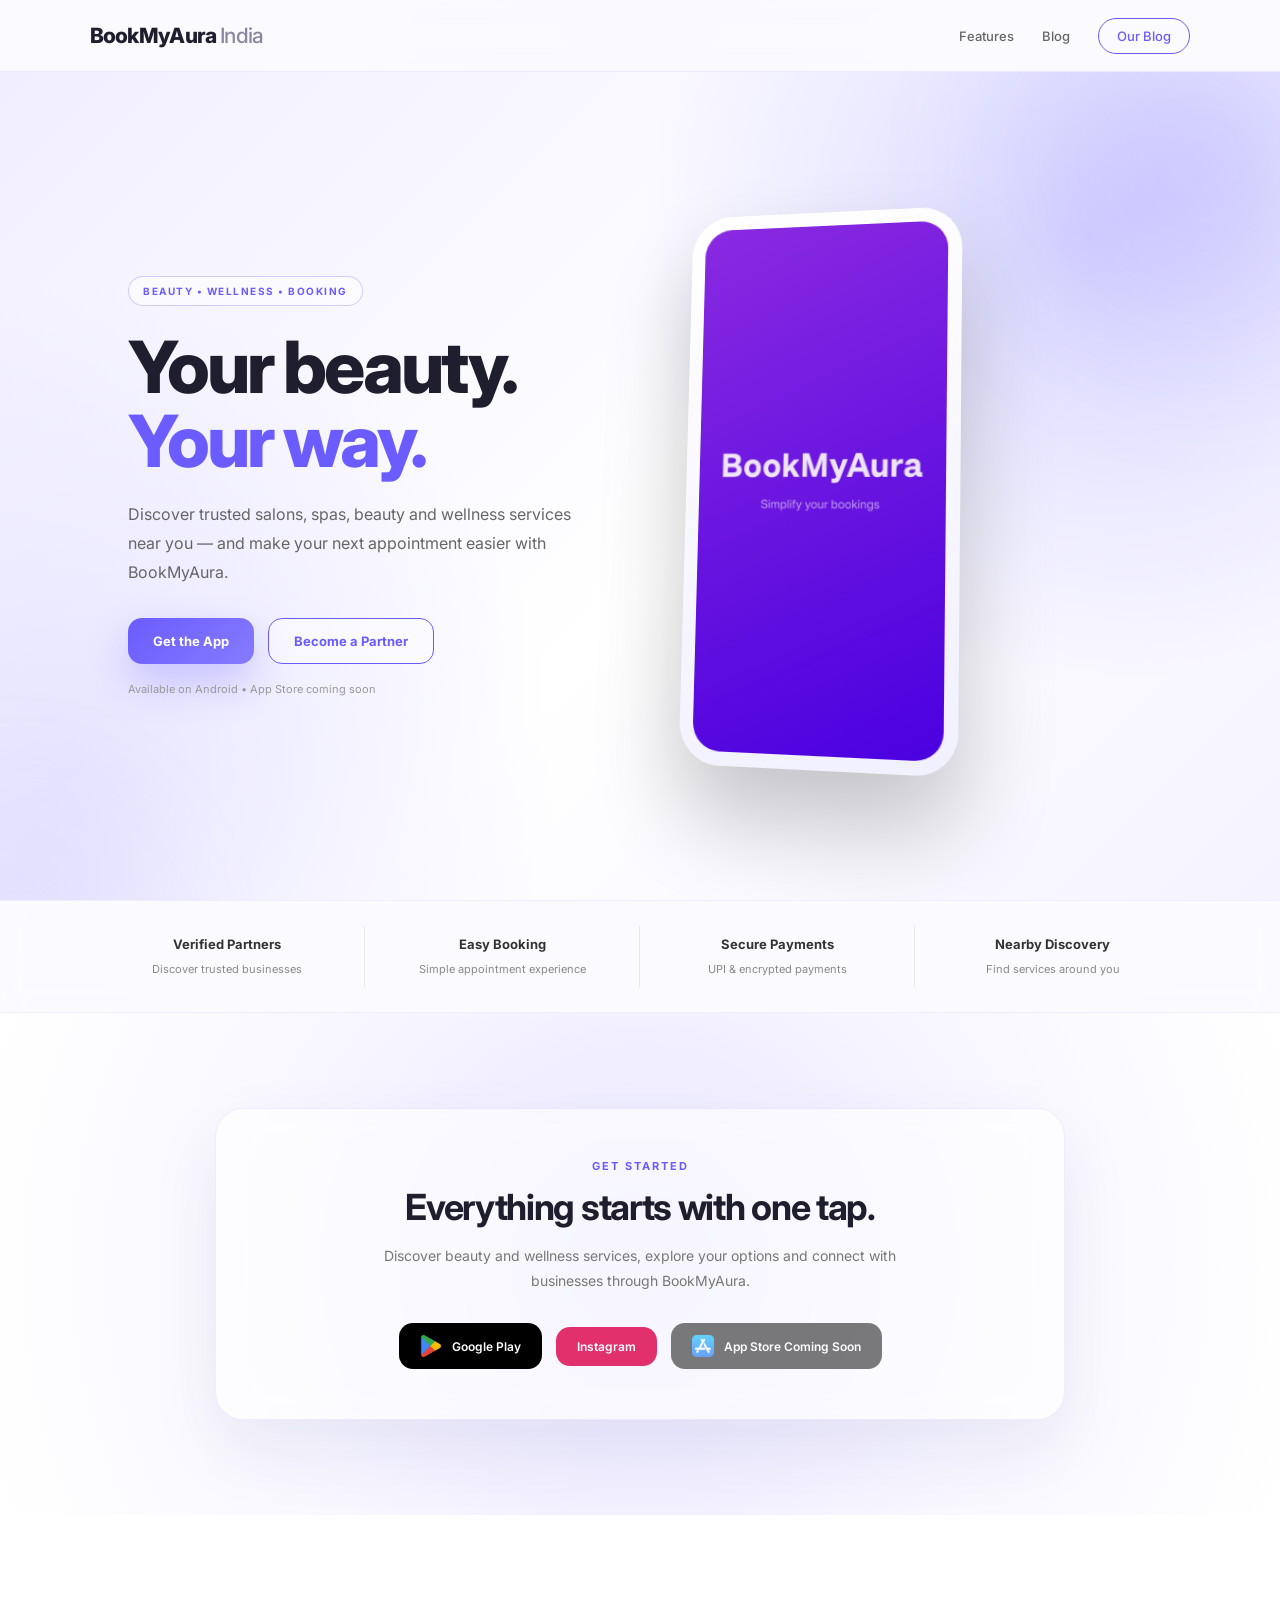
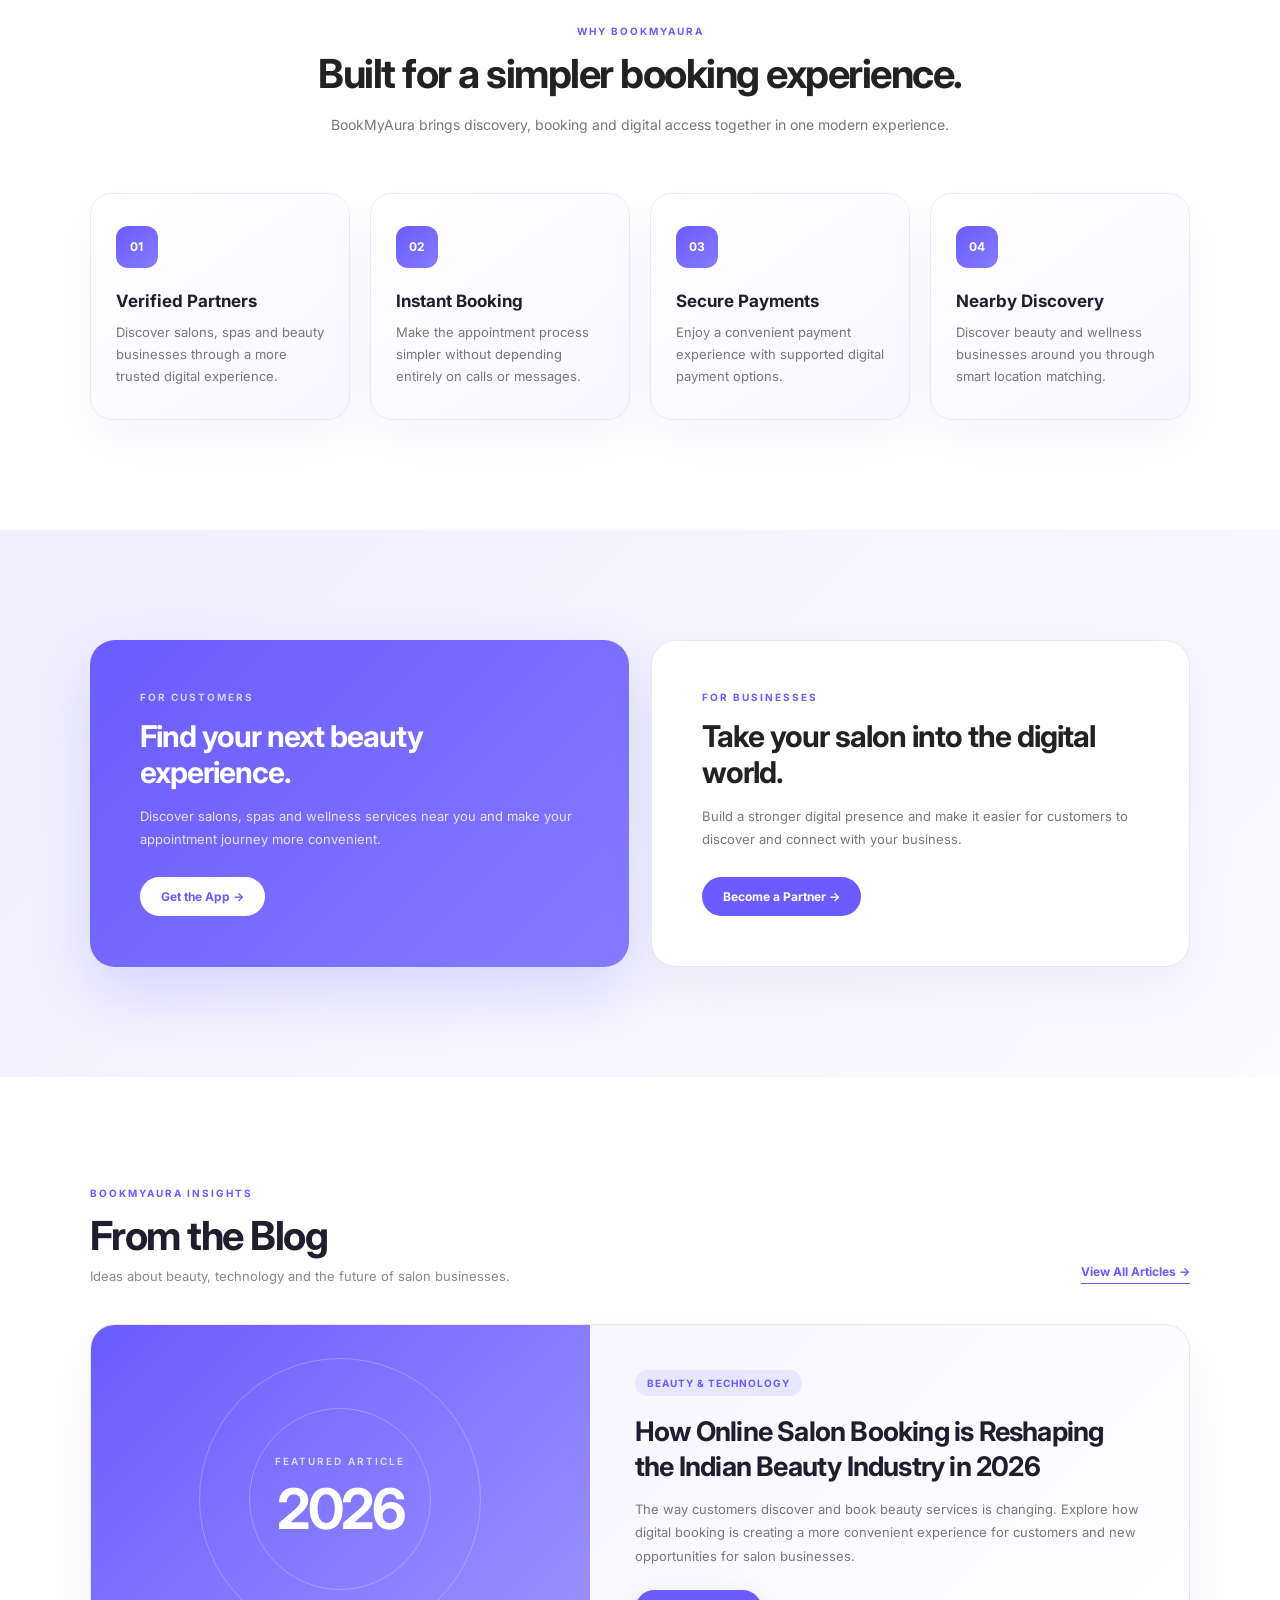
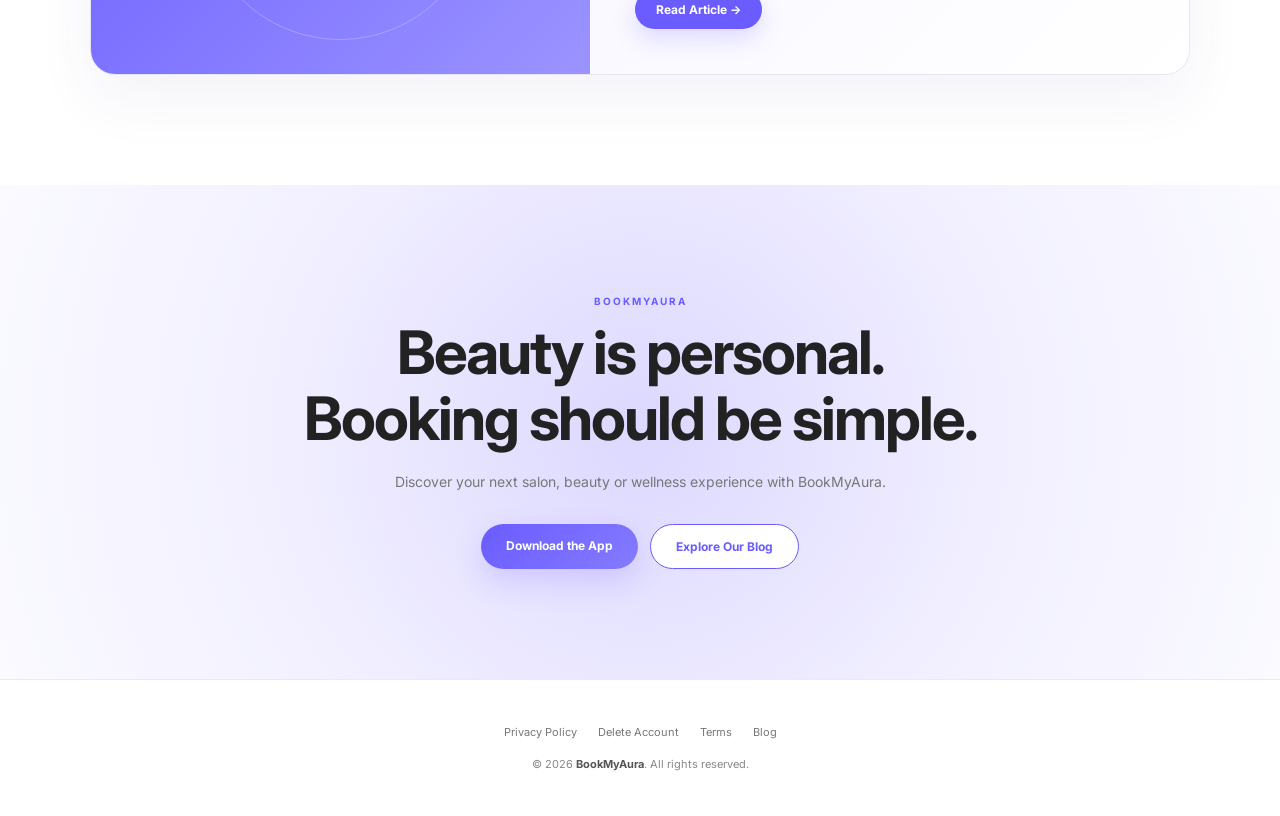
<file: index.html>
<!DOCTYPE html>
<html lang="en">
<head>

<meta charset="UTF-8">
<meta name="viewport" content="width=device-width, initial-scale=1.0">

<title>Book Beauty & Wellness Services Near You | BookMyAura App India</title>

<meta name="description" content="BookMyAura is India's beauty and wellness booking platform. Discover nearby salons, spas, beauty, grooming and wellness services and book your next appointment with ease.">

<meta name="robots" content="index, follow">

<link rel="canonical" href="https://bookmyaura.in/">

<meta property="og:title" content="BookMyAura – Beauty & Wellness Booking App">
<meta property="og:description" content="Discover trusted salons, spas and wellness services near you.">
<meta property="og:type" content="website">
<meta property="og:url" content="https://bookmyaura.in/">
<meta property="og:site_name" content="BookMyAura">
<meta property="og:image" content="https://bookmyaura.in/assets/app1.png">

<meta name="theme-color" content="#6a5cff">

<link rel="icon" href="assets/app1.png" type="image/png">


<!-- =========================================
     GOOGLE ANALYTICS
========================================= -->

<script async src="https://www.googletagmanager.com/gtag/js?id=G-XR2TKGJJRW"></script>

<script>

window.dataLayer = window.dataLayer || [];

function gtag(){
    dataLayer.push(arguments);
}

gtag('js', new Date());

gtag('config', 'G-XR2TKGJJRW');

</script>


<!-- =========================================
     FONT
========================================= -->

<link rel="preconnect" href="https://fonts.googleapis.com">

<link rel="preconnect"
      href="https://fonts.gstatic.com"
      crossorigin>

<link href="https://fonts.googleapis.com/css2?family=Inter:wght@300;400;500;600;700;800&display=swap"
      rel="stylesheet">


<style>

/* =====================================================
   ROOT
===================================================== */

:root{

    --primary:#6a5cff;

    --primary-light:#857bff;

    --secondary:#b9b5ff;

    --dark:#1e1e2f;

    --text:#33333f;

    --muted:#666;

    --light:#f7f6ff;

    --glass:rgba(255,255,255,.62);

}


/* =====================================================
   RESET
===================================================== */

*{

    box-sizing:border-box;

    margin:0;

    padding:0;

}

html{

    scroll-behavior:smooth;

}

body{

    font-family:'Inter',sans-serif;

    color:var(--dark);

    overflow-x:hidden;

    background:

        radial-gradient(
            circle at top,
            #ebe9ff,
            #f6f5ff 45%,
            #ffffff
        );

}

a{

    text-decoration:none;

}


/* =====================================================
   HEADER
===================================================== */

header{

    position:sticky;

    top:0;

    z-index:1000;

    height:72px;

    padding:0 7%;

    display:flex;

    align-items:center;

    justify-content:space-between;

    background:rgba(255,255,255,.72);

    backdrop-filter:blur(18px);

    -webkit-backdrop-filter:blur(18px);

    border-bottom:1px solid
        rgba(106,92,255,.08);

}

.logo{

    color:var(--dark);

    font-size:21px;

    font-weight:800;

    letter-spacing:-.7px;

}

.logo span{

    color:#8a86a0;

    font-weight:500;

}


.nav{

    display:flex;

    align-items:center;

    gap:28px;

}

.nav a{

    color:#666;

    font-size:13px;

    font-weight:500;

    transition:.3s ease;

}

.nav a:hover{

    color:var(--primary);

}

.nav-button{

    padding:9px 18px;

    border:1px solid var(--primary);

    border-radius:30px;

    color:var(--primary) !important;

}

.nav-button:hover{

    background:var(--primary);

    color:#fff !important;

}


/* =====================================================
   HERO
===================================================== */

.hero{

    min-height:calc(100vh - 72px);

    display:flex;

    align-items:center;

    justify-content:space-between;

    padding:70px 10%;

    position:relative;

    overflow:hidden;

    background:

        radial-gradient(
            circle at 85% 20%,
            rgba(185,181,255,.55),
            transparent 35%
        ),

        radial-gradient(
            circle at 5% 85%,
            rgba(220,217,255,.65),
            transparent 35%
        ),

        linear-gradient(
            135deg,
            #f1efff,
            #ffffff 55%,
            #f5f3ff
        );

}


/* Hero glow */

.hero::before{

    content:"";

    position:absolute;

    width:520px;

    height:520px;

    border-radius:50%;

    background:

        radial-gradient(
            circle,
            rgba(106,92,255,.20),
            transparent 70%
        );

    filter:blur(50px);

    top:-170px;

    right:-180px;

    pointer-events:none;

}

.hero::after{

    content:"";

    position:absolute;

    width:380px;

    height:380px;

    border-radius:50%;

    background:

        radial-gradient(
            circle,
            rgba(185,181,255,.25),
            transparent 70%
        );

    filter:blur(40px);

    bottom:-220px;

    left:-170px;

    pointer-events:none;

}


.hero-inner{

    width:100%;

    max-width:1180px;

    margin:auto;

    display:grid;

    grid-template-columns:
        1fr 1fr;

    gap:80px;

    align-items:center;

    position:relative;

    z-index:2;

}


/* =====================================================
   HERO CONTENT
===================================================== */

.hero-content{

    max-width:560px;

}

.hero-label{

    display:inline-flex;

    padding:8px 14px;

    border-radius:30px;

    border:1px solid
        rgba(106,92,255,.30);

    background:
        rgba(255,255,255,.55);

    color:var(--primary);

    font-size:10px;

    font-weight:700;

    letter-spacing:1.5px;

    text-transform:uppercase;

    margin-bottom:24px;

}

.hero h1{

    font-size:clamp(
        45px,
        6vw,
        72px
    );

    line-height:1.03;

    letter-spacing:-3px;

    font-weight:800;

    color:var(--dark);

}

.hero h1 span{

    color:var(--primary);

}

.hero-description{

    margin-top:22px;

    max-width:550px;

    color:#666;

    font-size:16px;

    line-height:1.8;

}


/* =====================================================
   HERO BUTTONS
===================================================== */

.hero-buttons{

    display:flex;

    gap:14px;

    flex-wrap:wrap;

    margin-top:32px;

}

.btn{

    display:inline-flex;

    align-items:center;

    justify-content:center;

    padding:14px 25px;

    border-radius:14px;

    font-size:13px;

    font-weight:700;

    transition:all .3s ease;

}

.btn-primary{

    color:#fff;

    background:

        linear-gradient(
            135deg,
            var(--primary),
            var(--primary-light)
        );

    box-shadow:

        0 18px 40px
        rgba(106,92,255,.30);

}

.btn-primary:hover{

    transform:
        translateY(-4px)
        scale(1.03);

    box-shadow:

        0 25px 55px
        rgba(106,92,255,.40);

}

.btn-outline{

    color:var(--primary);

    border:1px solid var(--primary);

    background:
        rgba(255,255,255,.50);

}

.btn-outline:hover{

    background:
        rgba(106,92,255,.08);

    transform:
        translateY(-3px);

}

.hero-note{

    margin-top:18px;

    color:#999;

    font-size:11px;

}


/* =====================================================
   PHONE
   ORIGINAL STYLE PRESERVED
===================================================== */

.phone{

    width:280px;

    height:560px;

    border-radius:42px;

    background:

        linear-gradient(
            160deg,
            #fff,
            #f1f0ff
        );

    box-shadow:

        0 50px 90px
        rgba(0,0,0,.22);

    position:relative;

    transform:

        perspective(1200px)
        rotateY(-12deg)
        rotateX(5deg);

    animation:

        float 5s ease-in-out infinite;

    overflow:hidden;

}


/* App screenshot */

.phone img{

    position:absolute;

    inset:14px;

    width:calc(100% - 28px);

    height:calc(100% - 28px);

    border-radius:28px;

    object-fit:cover;

    transition:

        opacity .6s ease,
        transform .6s ease;

}


/* Floating animation */

@keyframes float{

    0%,100%{

        transform:

            perspective(1200px)
            rotateY(-12deg)
            rotateX(5deg);

    }

    50%{

        transform:

            perspective(1200px)
            rotateY(-10deg)
            rotateX(4deg)
            translateY(-14px);

    }

}


/* =====================================================
   TRUST BAR
===================================================== */

.trust{

    padding:25px 7%;

    background:
        rgba(255,255,255,.70);

    backdrop-filter:blur(12px);

    border-top:
        1px solid rgba(106,92,255,.08);

    border-bottom:
        1px solid rgba(106,92,255,.08);

}

.trust-inner{

    max-width:1100px;

    margin:auto;

    display:grid;

    grid-template-columns:
        repeat(4,1fr);

    text-align:center;

}

.trust-item{

    padding:10px;

    border-right:
        1px solid #e8e6f4;

}

.trust-item:last-child{

    border-right:none;

}

.trust-item strong{

    display:block;

    margin-bottom:5px;

    font-size:13px;

    color:#333;

}

.trust-item span{

    color:#888;

    font-size:11px;

}


/* =====================================================
   PLATFORM
===================================================== */

.platform{

    padding:95px 7%;

    background:

        radial-gradient(
            circle at center,
            #e8e5ff,
            #f8f7ff 55%,
            #fff
        );

}

.platform-box{

    max-width:850px;

    margin:auto;

    padding:50px 35px;

    text-align:center;

    background:
        rgba(255,255,255,.62);

    border:

        1px solid
        rgba(106,92,255,.10);

    border-radius:28px;

    box-shadow:

        0 30px 70px
        rgba(55,45,130,.08);

    backdrop-filter:blur(14px);

    transition:.4s ease;

}

.platform-box:hover{

    transform:translateY(-6px);

}

.platform-box h3{

    font-size:11px;

    text-transform:uppercase;

    letter-spacing:2px;

    color:var(--primary);

}

.platform-box h2{

    margin-top:12px;

    font-size:36px;

    letter-spacing:-1.3px;

}

.platform-box p{

    max-width:580px;

    margin:14px auto 30px;

    color:#777;

    font-size:14px;

    line-height:1.8;

}


/* Store links */

.store-links{

    display:flex;

    justify-content:center;

    align-items:center;

    gap:14px;

    flex-wrap:wrap;

}

.store-btn{

    display:flex;

    align-items:center;

    justify-content:center;

    gap:10px;

    padding:12px 21px;

    background:#000;

    color:#fff;

    border-radius:14px;

    font-size:12px;

    font-weight:600;

    transition:.3s ease;

}

.store-btn:hover{

    transform:
        translateY(-5px)
        scale(1.03);

    box-shadow:

        0 15px 35px
        rgba(0,0,0,.16);

}

.store-btn img{

    width:22px;

    height:22px;

    object-fit:contain;

}

.store-btn.instagram{

    background:#E1306C;

}

.store-btn.disabled{

    background:#333;

    opacity:.65;

    cursor:default;

}

.store-btn.disabled:hover{

    transform:none;

    box-shadow:none;

}


/* =====================================================
   FEATURES
===================================================== */

.features-section{

    padding:110px 7%;

    background:#fff;

}

.section-container{

    max-width:1150px;

    margin:auto;

}

.section-heading{

    text-align:center;

    margin-bottom:55px;

}

.section-label{

    margin-bottom:12px;

    color:var(--primary);

    font-size:10px;

    font-weight:700;

    letter-spacing:2px;

    text-transform:uppercase;

}

.section-heading h2{

    font-size:40px;

    letter-spacing:-1.5px;

    color:#222;

}

.section-heading p{

    max-width:620px;

    margin:14px auto 0;

    color:#777;

    font-size:14px;

    line-height:1.8;

}


/* Feature grid */

.features{

    display:grid;

    grid-template-columns:
        repeat(4,1fr);

    gap:20px;

}

.card{

    padding:32px 25px;

    border-radius:22px;

    background:

        linear-gradient(
            145deg,
            #fff,
            #f8f7ff
        );

    border:
        1px solid #ebe9f7;

    box-shadow:

        0 20px 50px
        rgba(70,60,150,.05);

    transition:.4s ease;

}

.card:hover{

    transform:
        translateY(-10px);

    box-shadow:

        0 30px 65px
        rgba(70,60,150,.11);

}

.card-number{

    display:flex;

    align-items:center;

    justify-content:center;

    width:42px;

    height:42px;

    margin-bottom:23px;

    border-radius:12px;

    color:#fff;

    background:

        linear-gradient(
            135deg,
            var(--primary),
            var(--primary-light)
        );

    font-size:12px;

    font-weight:700;

}

.card h3{

    margin-bottom:10px;

    font-size:17px;

}

.card p{

    color:#777;

    font-size:13px;

    line-height:1.7;

}


/* =====================================================
   CUSTOMER / BUSINESS
===================================================== */

.audience{

    padding:110px 7%;

    background:

        linear-gradient(
            135deg,
            #f0eeff,
            #fafaff
        );

}

.audience-grid{

    max-width:1150px;

    margin:auto;

    display:grid;

    grid-template-columns:
        1fr 1fr;

    gap:22px;

}

.audience-card{

    min-height:320px;

    padding:50px;

    display:flex;

    flex-direction:column;

    justify-content:center;

    border-radius:25px;

    background:

        linear-gradient(
            135deg,
            var(--primary),
            var(--primary-light)
        );

    color:#fff;

    box-shadow:

        0 25px 60px
        rgba(106,92,255,.20);

}

.audience-card.light{

    color:#222;

    background:#fff;

    border:
        1px solid #e8e6f4;

    box-shadow:

        0 20px 50px
        rgba(60,50,140,.06);

}

.audience-label{

    color:
        rgba(255,255,255,.70);

    font-size:10px;

    font-weight:700;

    letter-spacing:2px;

    text-transform:uppercase;

}

.audience-card.light
.audience-label{

    color:var(--primary);

}

.audience-card h2{

    margin:15px 0;

    max-width:500px;

    font-size:30px;

    line-height:1.2;

    letter-spacing:-1px;

}

.audience-card p{

    max-width:480px;

    color:
        rgba(255,255,255,.80);

    font-size:13px;

    line-height:1.8;

}

.audience-card.light p{

    color:#777;

}

.audience-link{

    width:fit-content;

    margin-top:25px;

    padding:12px 21px;

    border-radius:30px;

    background:#fff;

    color:var(--primary);

    font-size:12px;

    font-weight:700;

    transition:.3s ease;

}

.audience-link:hover{

    transform:
        translateY(-3px);

}

.audience-card.light
.audience-link{

    color:#fff;

    background:var(--primary);

}


/* =====================================================
   BLOG
===================================================== */

.blog-section{

    padding:110px 7%;

    background:#fff;

}

.blog-container{

    max-width:1150px;

    margin:auto;

}

.blog-header{

    display:flex;

    align-items:end;

    justify-content:space-between;

    margin-bottom:40px;

}

.blog-header h2{

    font-size:40px;

    letter-spacing:-1.5px;

}

.blog-header p{

    margin-top:8px;

    color:#888;

    font-size:13px;

}

.blog-link{

    color:var(--primary);

    font-size:12px;

    font-weight:700;

    border-bottom:
        1px solid var(--primary);

    padding-bottom:4px;

}


/* Featured article */

.blog-feature{

    display:grid;

    grid-template-columns:
        1fr 1.2fr;

    min-height:340px;

    overflow:hidden;

    border-radius:25px;

    border:
        1px solid #e8e6f5;

    background:

        linear-gradient(
            135deg,
            #f3f1ff,
            #fff
        );

    box-shadow:

        0 25px 60px
        rgba(60,50,140,.06);

    transition:.4s ease;

}

.blog-feature:hover{

    transform:
        translateY(-6px);

    box-shadow:

        0 35px 75px
        rgba(60,50,140,.10);

}


/* Blog visual */

.blog-visual{

    position:relative;

    display:flex;

    align-items:center;

    justify-content:center;

    overflow:hidden;

    background:

        linear-gradient(
            135deg,
            var(--primary),
            #9b94ff
        );

    color:#fff;

}

.blog-visual::before{

    content:"";

    position:absolute;

    width:280px;

    height:280px;

    border:
        1px solid
        rgba(255,255,255,.25);

    border-radius:50%;

}

.blog-visual::after{

    content:"";

    position:absolute;

    width:180px;

    height:180px;

    border:
        1px solid
        rgba(255,255,255,.25);

    border-radius:50%;

}

.blog-year{

    position:relative;

    z-index:2;

    text-align:center;

}

.blog-year small{

    display:block;

    margin-bottom:8px;

    color:
        rgba(255,255,255,.75);

    font-size:10px;

    font-weight:600;

    letter-spacing:2px;

    text-transform:uppercase;

}

.blog-year strong{

    font-size:56px;

    letter-spacing:-3px;

}


/* Blog content */

.blog-content{

    padding:45px;

    display:flex;

    flex-direction:column;

    justify-content:center;

}

.blog-category{

    width:fit-content;

    padding:7px 12px;

    border-radius:20px;

    background:#e9e7ff;

    color:var(--primary);

    font-size:10px;

    font-weight:700;

    letter-spacing:1px;

    text-transform:uppercase;

}

.blog-content h3{

    margin:18px 0 14px;

    max-width:650px;

    font-size:27px;

    line-height:1.3;

    letter-spacing:-.8px;

}

.blog-content p{

    max-width:620px;

    color:#777;

    font-size:13px;

    line-height:1.8;

}

.read-blog{

    width:fit-content;

    display:inline-flex;

    margin-top:22px;

    padding:12px 21px;

    border-radius:30px;

    color:#fff;

    background:var(--primary);

    font-size:12px;

    font-weight:700;

    box-shadow:

        0 10px 25px
        rgba(106,92,255,.20);

    transition:.3s ease;

}

.read-blog:hover{

    transform:
        translateX(5px);

}


/* =====================================================
   FINAL CTA
===================================================== */

.final-cta{

    padding:110px 7%;

    text-align:center;

    background:

        radial-gradient(
            circle at center,
            #dcd8ff,
            #f2f0ff 55%,
            #fafaff
        );

}

.final-cta h2{

    font-size:
        clamp(38px,5vw,60px);

    line-height:1.1;

    letter-spacing:-2px;

    color:#222;

}

.final-cta p{

    max-width:600px;

    margin:18px auto 0;

    color:#777;

    font-size:14px;

    line-height:1.8;

}

.final-buttons{

    display:flex;

    justify-content:center;

    gap:12px;

    flex-wrap:wrap;

    margin-top:30px;

}

.final-btn{

    padding:14px 25px;

    border-radius:30px;

    color:#fff;

    background:

        linear-gradient(
            135deg,
            var(--primary),
            var(--primary-light)
        );

    font-size:12px;

    font-weight:700;

    box-shadow:

        0 12px 30px
        rgba(106,92,255,.20);

    transition:.3s ease;

}

.final-btn:hover{

    transform:
        translateY(-3px);

}

.final-btn.outline{

    color:var(--primary);

    background:#fff;

    border:
        1px solid var(--primary);

    box-shadow:none;

}

.final-btn.outline:hover{

    color:#fff;

    background:var(--primary);

}


/* =====================================================
   FOOTER
===================================================== */

footer{

    padding:45px 7%;

    text-align:center;

    background:#fff;

    border-top:
        1px solid #ebe9f5;

    color:#888;

    font-size:11px;

}

.footer-links{

    margin-bottom:18px;

}

.footer-links a{

    margin:0 9px;

    color:#777;

    transition:.3s ease;

}

.footer-links a:hover{

    color:var(--primary);

}

footer strong{

    color:#555;

}


/* =====================================================
   TABLET
===================================================== */

@media(max-width:900px){

    header{

        padding:0 5%;

    }

    .nav{

        gap:15px;

    }

    .nav a:not(.nav-button){

        display:none;

    }


    .hero{

        padding:75px 6%;

    }

    .hero-inner{

        grid-template-columns:1fr;

        text-align:center;

        gap:55px;

    }

    .hero-content{

        margin:auto;

    }

    .hero-description{

        margin-left:auto;

        margin-right:auto;

    }

    .hero-buttons{

        justify-content:center;

    }

    .hero-note{

        text-align:center;

    }


    .phone{

        margin:auto;

    }


    .trust-inner{

        grid-template-columns:
            1fr 1fr;

    }

    .trust-item:nth-child(2){

        border-right:none;

    }


    .features{

        grid-template-columns:
            1fr 1fr;

    }


    .audience-grid{

        grid-template-columns:
            1fr;

    }


    .blog-feature{

        grid-template-columns:
            1fr;

    }

    .blog-visual{

        min-height:260px;

    }

}


/* =====================================================
   MOBILE
===================================================== */

@media(max-width:600px){

    header{

        height:65px;

        padding:0 20px;

    }

    .logo{

        font-size:18px;

    }

    .nav-button{

        padding:8px 14px;

        font-size:11px !important;

    }


    .hero{

        min-height:auto;

        padding:65px 20px 85px;

    }

    .hero-inner{

        gap:50px;

    }

    .hero-label{

        font-size:9px;

        letter-spacing:1.2px;

    }

    .hero h1{

        font-size:45px;

        letter-spacing:-2px;

    }

    .hero-description{

        font-size:14px;

        line-height:1.75;

    }


    .hero-buttons{

        flex-direction:column;

        align-items:stretch;

    }

    .btn{

        width:100%;

        padding:14px 20px;

    }


    /* PHONE */

    .phone{

        width:250px;

        height:500px;

        border-radius:38px;

        transform:

            perspective(1200px)
            rotateY(-8deg)
            rotateX(4deg);

    }

    .phone img{

        inset:12px;

        width:calc(100% - 24px);

        height:calc(100% - 24px);

        border-radius:26px;

    }


    .trust{

        padding:20px;

    }

    .trust-inner{

        grid-template-columns:
            1fr 1fr;

    }

    .trust-item{

        padding:14px 7px;

        border-bottom:
            1px solid #eee;

    }

    .trust-item strong{

        font-size:11px;

    }

    .trust-item span{

        font-size:9px;

    }


    .platform,
    .features-section,
    .audience,
    .blog-section{

        padding:
            80px 20px;

    }


    .platform-box{

        padding:
            40px 20px;

        border-radius:22px;

    }

    .platform-box h2{

        font-size:29px;

    }

    .platform-box p{

        font-size:13px;

    }


    .store-links{

        flex-direction:column;

    }

    .store-btn{

        width:100%;

        max-width:280px;

    }


    .section-heading{

        margin-bottom:40px;

    }

    .section-heading h2{

        font-size:30px;

    }


    .features{

        grid-template-columns:
            1fr;

    }


    .audience-card{

        min-height:300px;

        padding:35px 25px;

    }

    .audience-card h2{

        font-size:27px;

    }


    .blog-header{

        display:block;

    }

    .blog-header h2{

        font-size:30px;

    }

    .blog-header .blog-link{

        display:inline-block;

        margin-top:16px;

    }


    .blog-content{

        padding:
            30px 24px;

    }

    .blog-content h3{

        font-size:24px;

    }


    .final-cta{

        padding:
            80px 20px;

    }

    .final-cta h2{

        font-size:39px;

    }

    .final-cta p{

        font-size:13px;

    }


    footer{

        padding:
            35px 20px;

    }

    .footer-links a{

        display:inline-block;

        margin:5px 7px;

    }

}

</style>

</head>


<body>


<!-- =====================================================
     HEADER
===================================================== -->

<header>

<a href="index.html" class="logo">

    BookMyAura <span>India</span>

</a>


<nav class="nav">

<a href="#features">
    Features
</a>

<a href="#blog">
    Blog
</a>

<a href="blog/index.html"
   class="nav-button">

    Our Blog

</a>

</nav>

</header>


<!-- =====================================================
     HERO
===================================================== -->

<section class="hero">

<div class="hero-inner">


<div class="hero-content">


<div class="hero-label">

    Beauty • Wellness • Booking

</div>


<h1>

    Your beauty.
    <span>Your way.</span>

</h1>


<p class="hero-description">

    Discover trusted salons, spas, beauty and wellness
    services near you — and make your next appointment
    easier with BookMyAura.

</p>


<div class="hero-buttons">


<a
href="https://play.google.com/store/apps/details?id=com.bookmyaura"
target="_blank"
rel="noopener noreferrer"
class="btn btn-primary"
id="mainPlayBtn">

    Get the App

</a>


<a
href="https://play.google.com/store/apps/details?id=com.bookmyaura"
target="_blank"
rel="noopener noreferrer"
class="btn btn-outline"
id="partnerBtn">

    Become a Partner

</a>


</div>


<p class="hero-note">

    Available on Android • App Store coming soon

</p>


</div>


<!-- PHONE -->

<div>

<div class="phone">

<img
id="appScreen"
src="assets/app1.png"
alt="BookMyAura App"
>

</div>

</div>


</div>

</section>


<!-- =====================================================
     TRUST BAR
===================================================== -->

<section class="trust">

<div class="trust-inner">


<div class="trust-item">

<strong>
    Verified Partners
</strong>

<span>
    Discover trusted businesses
</span>

</div>


<div class="trust-item">

<strong>
    Easy Booking
</strong>

<span>
    Simple appointment experience
</span>

</div>


<div class="trust-item">

<strong>
    Secure Payments
</strong>

<span>
    UPI & encrypted payments
</span>

</div>


<div class="trust-item">

<strong>
    Nearby Discovery
</strong>

<span>
    Find services around you
</span>

</div>


</div>

</section>


<!-- =====================================================
     PLATFORM
===================================================== -->

<section class="platform">

<div class="platform-box">


<h3>
    Get Started
</h3>


<h2>
    Everything starts with one tap.
</h2>


<p>

    Discover beauty and wellness services,
    explore your options and connect with
    businesses through BookMyAura.

</p>


<div class="store-links">


<a
href="https://play.google.com/store/apps/details?id=com.bookmyaura"
target="_blank"
rel="noopener noreferrer"
class="store-btn"
id="storePlayBtn">

<img
src="assets/playstore.png"
alt="Google Play"
>

<span>
    Google Play
</span>

</a>


<a
href="https://www.instagram.com/bookmyaura"
target="_blank"
rel="noopener noreferrer"
class="store-btn instagram"
id="instagramBtn">

<span>
    Instagram
</span>

</a>


<div class="store-btn disabled">

<img
src="assets/appstore.png"
alt="App Store"
>

<span>
    App Store Coming Soon
</span>

</div>


</div>

</div>

</section>


<!-- =====================================================
     FEATURES
===================================================== -->

<section
class="features-section"
id="features"
>

<div class="section-container">


<div class="section-heading">

<div class="section-label">
    Why BookMyAura
</div>


<h2>
    Built for a simpler booking experience.
</h2>


<p>

    BookMyAura brings discovery, booking and
    digital access together in one modern experience.

</p>

</div>


<div class="features">


<div class="card">

<div class="card-number">
    01
</div>

<h3>
    Verified Partners
</h3>

<p>
    Discover salons, spas and beauty businesses
    through a more trusted digital experience.
</p>

</div>


<div class="card">

<div class="card-number">
    02
</div>

<h3>
    Instant Booking
</h3>

<p>
    Make the appointment process simpler without
    depending entirely on calls or messages.
</p>

</div>


<div class="card">

<div class="card-number">
    03
</div>

<h3>
    Secure Payments
</h3>

<p>
    Enjoy a convenient payment experience with
    supported digital payment options.
</p>

</div>


<div class="card">

<div class="card-number">
    04
</div>

<h3>
    Nearby Discovery
</h3>

<p>
    Discover beauty and wellness businesses
    around you through smart location matching.
</p>

</div>


</div>

</div>

</section>


<!-- =====================================================
     CUSTOMER / BUSINESS
===================================================== -->

<section class="audience">

<div class="audience-grid">


<div class="audience-card">

<div class="audience-label">
    For Customers
</div>


<h2>
    Find your next beauty experience.
</h2>


<p>

    Discover salons, spas and wellness services
    near you and make your appointment journey
    more convenient.

</p>


<a
href="https://play.google.com/store/apps/details?id=com.bookmyaura"
target="_blank"
rel="noopener noreferrer"
class="audience-link"
id="customerBtn">

    Get the App →

</a>

</div>


<div class="audience-card light">

<div class="audience-label">
    For Businesses
</div>


<h2>
    Take your salon into the digital world.
</h2>


<p>

    Build a stronger digital presence and make
    it easier for customers to discover and
    connect with your business.

</p>


<a
href="https://play.google.com/store/apps/details?id=com.bookmyaura"
target="_blank"
rel="noopener noreferrer"
class="audience-link"
id="businessBtn">

    Become a Partner →

</a>

</div>


</div>

</section>


<!-- =====================================================
     BLOG
===================================================== -->

<section
class="blog-section"
id="blog"
>

<div class="blog-container">


<div class="blog-header">


<div>

<div class="section-label">
    BookMyAura Insights
</div>


<h2>
    From the Blog
</h2>


<p>

    Ideas about beauty, technology and
    the future of salon businesses.

</p>

</div>


<a
href="blog/index.html"
class="blog-link">

    View All Articles →

</a>


</div>


<article class="blog-feature">


<div class="blog-visual">

<div class="blog-year">

<small>
    Featured Article
</small>

<strong>
    2026
</strong>

</div>

</div>


<div class="blog-content">


<span class="blog-category">

    Beauty & Technology

</span>


<h3>

    How Online Salon Booking is Reshaping
    the Indian Beauty Industry in 2026

</h3>


<p>

    The way customers discover and book beauty services
    is changing. Explore how digital booking is creating
    a more convenient experience for customers and new
    opportunities for salon businesses.

</p>


<a
href="blog/online-salon-booking-india.html"
class="read-blog"
id="homeBlogBtn">

    Read Article →

</a>


</div>

</article>


</div>

</section>


<!-- =====================================================
     FINAL CTA
===================================================== -->

<section class="final-cta">


<div class="section-label">
    BookMyAura
</div>


<h2>

    Beauty is personal.<br>
    Booking should be simple.

</h2>


<p>

    Discover your next salon, beauty or wellness
    experience with BookMyAura.

</p>


<div class="final-buttons">


<a
href="https://play.google.com/store/apps/details?id=com.bookmyaura"
target="_blank"
rel="noopener noreferrer"
class="final-btn"
id="finalPlayBtn">

    Download the App

</a>


<a
href="blog/index.html"
class="final-btn outline"
id="finalBlogBtn">

    Explore Our Blog

</a>


</div>

</section>


<!-- =====================================================
     FOOTER
===================================================== -->

<footer>


<div class="footer-links">

<a href="privacy-policy.html">
    Privacy Policy
</a>

<a href="delete-account.html">
    Delete Account
</a>

<a href="terms.html">
    Terms
</a>

<a href="blog/index.html">
    Blog
</a>

</div>


<p>

© 2026 <strong>BookMyAura</strong>.
All rights reserved.

</p>


</footer>


<!-- =====================================================
     JAVASCRIPT
===================================================== -->

<script>


/* =====================================================
   APP SCREEN ANIMATION
===================================================== */

const screens = [

    "assets/app1.png",

    "assets/app2.png",

    "assets/app3.png"

];


let i = 0;


const img =
document.getElementById("appScreen");


setInterval(() => {


    img.style.opacity = "0";

    img.style.transform =
        "scale(.96)";


    setTimeout(() => {


        i =
            (i + 1) %
            screens.length;


        img.src =
            screens[i];


        img.style.opacity =
            "1";


        img.style.transform =
            "scale(1)";


    },400);


},3000);


/* =====================================================
   ANALYTICS TRACKING
===================================================== */

function trackClick(
    id,
    eventName,
    label
){

    const element =
        document.getElementById(id);


    if(!element) return;


    element.addEventListener(
        "click",
        () => {


            gtag(
                "event",
                eventName,
                {

                    event_category:
                        "engagement",

                    event_label:
                        label

                }
            );


        }
    );

}


/* Hero */

trackClick(
    "mainPlayBtn",
    "homepage_play_click",
    "Hero Get the App"
);


trackClick(
    "partnerBtn",
    "homepage_partner_click",
    "Hero Become a Partner"
);


/* Store */

trackClick(
    "storePlayBtn",
    "store_play_click",
    "Google Play"
);


trackClick(
    "instagramBtn",
    "instagram_click",
    "Instagram"
);


/* Audience */

trackClick(
    "customerBtn",
    "customer_app_click",
    "Customer Get the App"
);


trackClick(
    "businessBtn",
    "business_partner_click",
    "Business Become a Partner"
);


/* Blog */

trackClick(
    "homeBlogBtn",
    "homepage_blog_click",
    "Featured Blog Article"
);


/* Final */

trackClick(
    "finalPlayBtn",
    "final_play_click",
    "Final CTA Download App"
);


trackClick(
    "finalBlogBtn",
    "final_blog_click",
    "Final CTA Blog"
);


/* =====================================================
   SCROLL TRACKING
===================================================== */

let scrollTracked = false;


window.addEventListener(
    "scroll",
    () => {


        if(
            !scrollTracked &&
            window.scrollY > 600
        ){

            scrollTracked = true;


            gtag(
                "event",
                "scroll_engagement",
                {

                    event_category:
                        "engagement",

                    event_label:
                        "Homepage 600px Scroll"

                }
            );

        }


    }
);

</script>


</body>
</html>
</file>
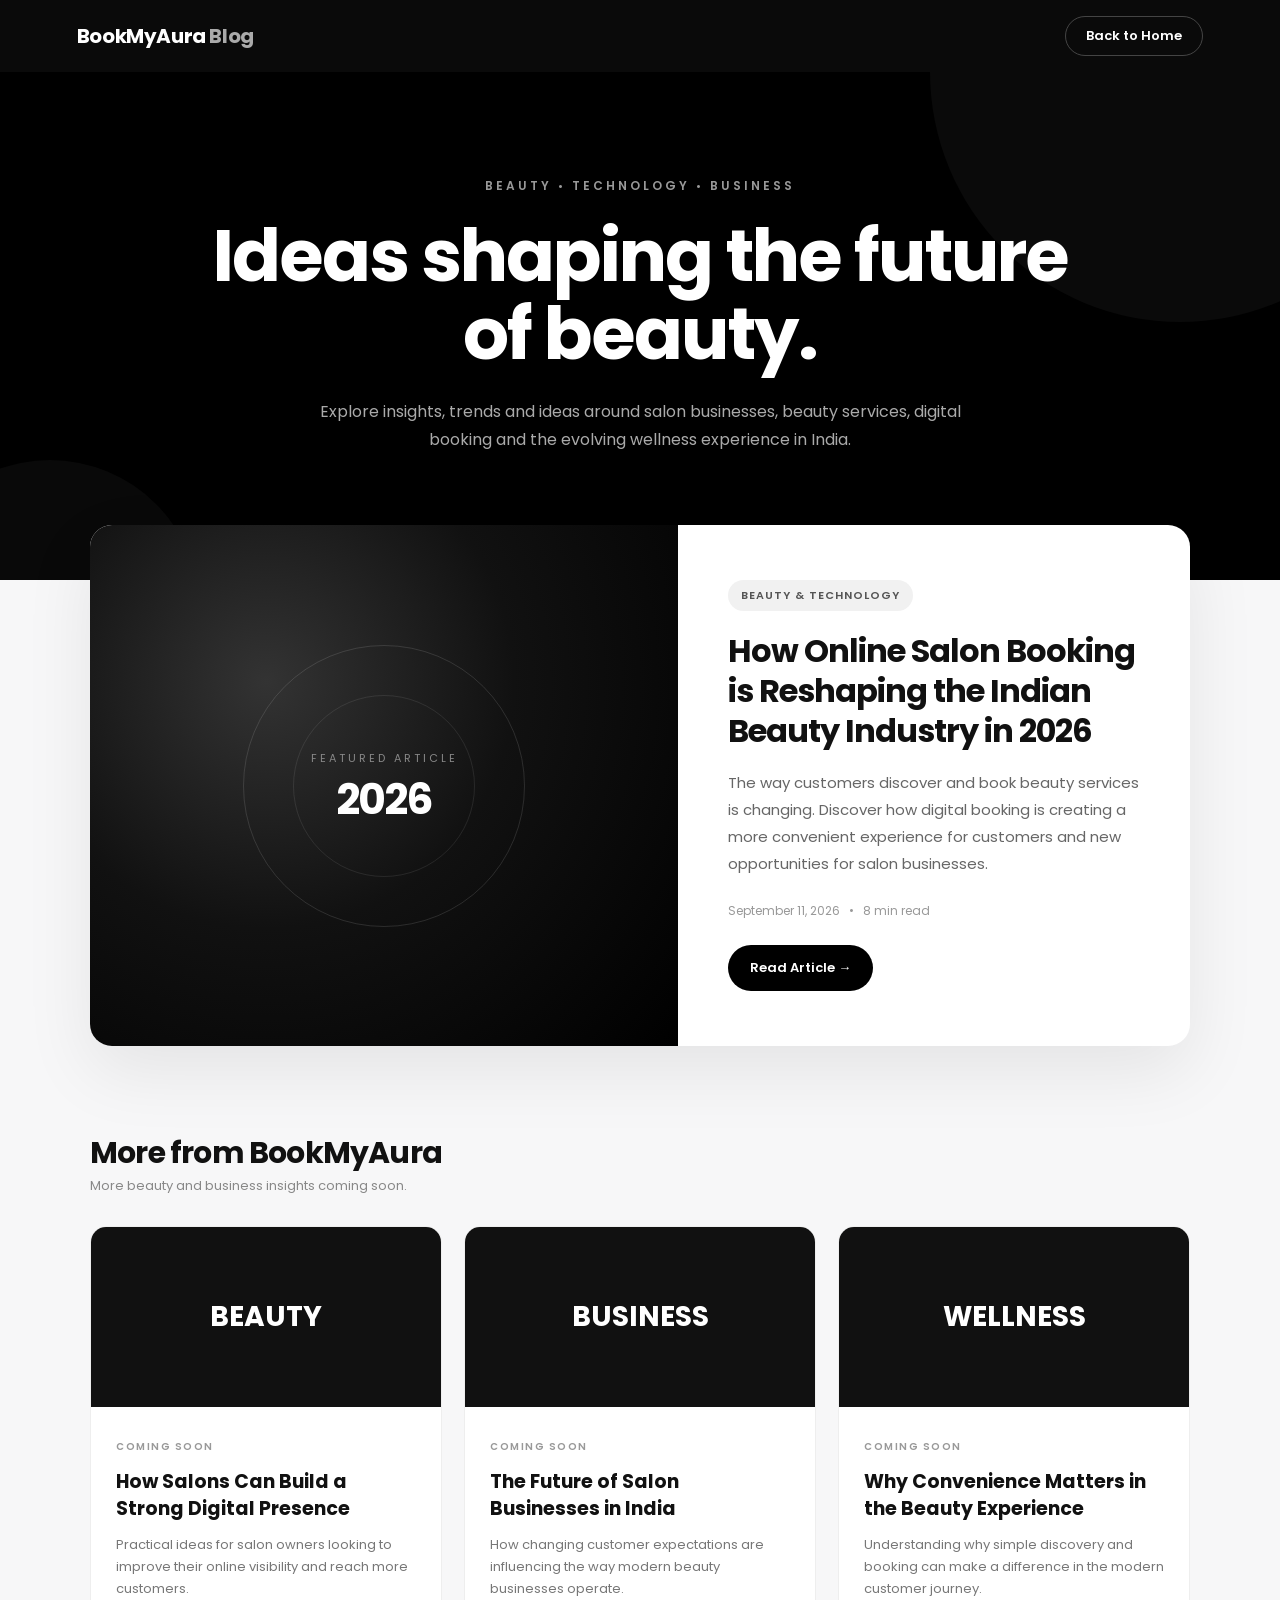
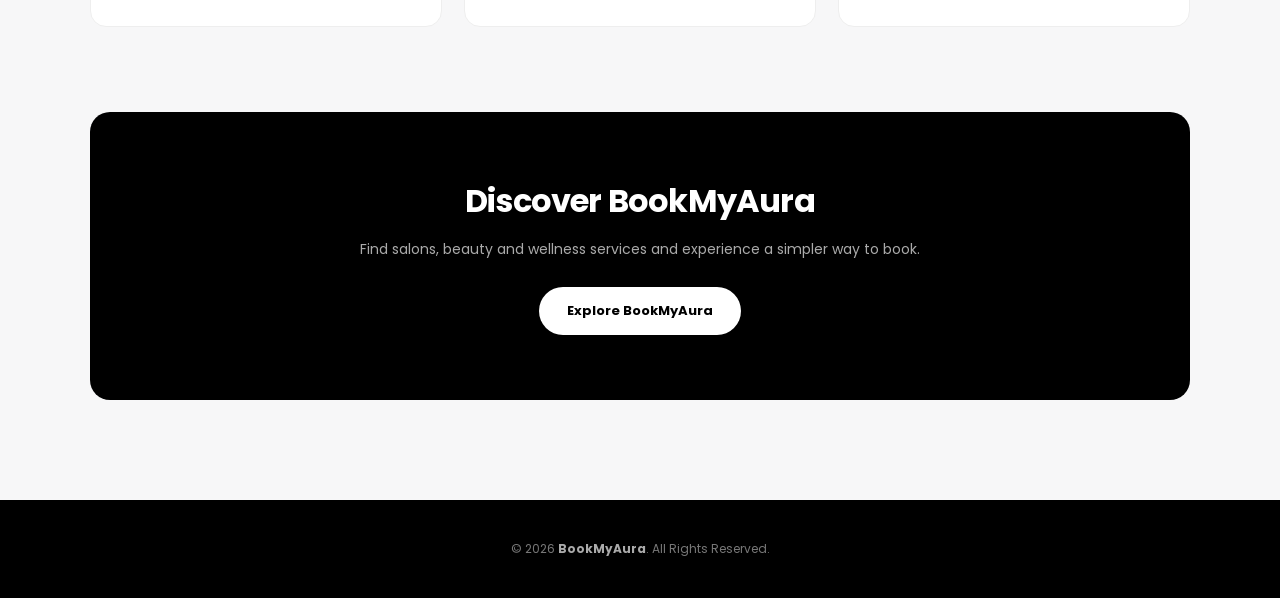
<file: blog/index.html>
<!DOCTYPE html>
<html lang="en">
<head>

<meta charset="UTF-8">
<meta name="viewport" content="width=device-width, initial-scale=1.0">

<title>BookMyAura Blog | Beauty, Salon & Wellness Insights</title>

<meta name="description" content="Explore BookMyAura insights on salon booking, beauty trends, digital transformation, customer experience and the future of the Indian beauty and wellness industry.">

<meta name="keywords" content="BookMyAura blog, salon booking India, beauty industry India, salon business tips, beauty trends, digital salon booking">

<meta name="author" content="BookMyAura">

<meta name="robots" content="index, follow">

<link rel="canonical" href="https://bookmyaura.in/blog/">

<!-- Open Graph -->
<meta property="og:type" content="website">
<meta property="og:title" content="BookMyAura Blog | Beauty, Salon & Wellness Insights">
<meta property="og:description" content="Insights, trends and ideas shaping the future of beauty, salon and wellness services in India.">
<meta property="og:url" content="https://bookmyaura.in/blog/">
<meta property="og:site_name" content="BookMyAura">

<!-- Google Analytics -->
<script async src="https://www.googletagmanager.com/gtag/js?id=G-XR2TKGJJRW"></script>

<script>
window.dataLayer = window.dataLayer || [];

function gtag(){
    dataLayer.push(arguments);
}

gtag('js', new Date());
gtag('config', 'G-XR2TKGJJRW');
</script>

<!-- Google Font -->
<link rel="preconnect" href="https://fonts.googleapis.com">
<link rel="preconnect" href="https://fonts.gstatic.com" crossorigin>

<link href="https://fonts.googleapis.com/css2?family=Poppins:wght@400;500;600;700;800&display=swap" rel="stylesheet">


<style>

/* =========================
   RESET
========================= */

* {
    box-sizing: border-box;
}

html {
    scroll-behavior: smooth;
}

body {
    margin: 0;
    font-family: 'Poppins', sans-serif;
    background: #f7f7f8;
    color: #111;
}


/* =========================
   HEADER
========================= */

header {
    position: sticky;
    top: 0;
    z-index: 1000;

    height: 72px;
    padding: 0 6%;

    display: flex;
    align-items: center;
    justify-content: space-between;

    background: rgba(0,0,0,0.96);
    backdrop-filter: blur(12px);

    color: #fff;
}

.logo {
    color: #fff;
    text-decoration: none;

    font-size: 20px;
    font-weight: 700;
    letter-spacing: -0.4px;
}

.logo span {
    color: #aaa;
}

.home-btn {
    color: #fff;
    text-decoration: none;

    padding: 9px 20px;

    border: 1px solid #444;
    border-radius: 30px;

    font-size: 13px;
    font-weight: 600;

    transition: 0.3s ease;
}

.home-btn:hover {
    background: #fff;
    color: #000;
}


/* =========================
   HERO
========================= */

.hero {
    position: relative;

    background: #000;
    color: #fff;

    padding: 105px 20px 125px;

    overflow: hidden;
}

.hero::before {
    content: "";

    position: absolute;

    width: 500px;
    height: 500px;

    top: -250px;
    right: -150px;

    border-radius: 50%;

    background: rgba(255,255,255,0.04);
}

.hero::after {
    content: "";

    position: absolute;

    width: 300px;
    height: 300px;

    bottom: -180px;
    left: -100px;

    border-radius: 50%;

    background: rgba(255,255,255,0.035);
}

.hero-content {
    position: relative;
    z-index: 2;

    max-width: 950px;
    margin: auto;

    text-align: center;
}

.hero-label {
    margin-bottom: 22px;

    font-size: 12px;
    font-weight: 600;

    letter-spacing: 3px;
    text-transform: uppercase;

    color: #999;
}

.hero h1 {
    margin: 0 auto 25px;

    max-width: 900px;

    font-size: clamp(40px, 6vw, 72px);

    line-height: 1.08;

    letter-spacing: -2px;

    font-weight: 700;
}

.hero p {
    max-width: 700px;

    margin: auto;

    color: #aaa;

    font-size: 16px;
    line-height: 1.8;
}


/* =========================
   BLOG SECTION
========================= */

.blog-section {
    max-width: 1150px;

    margin: -55px auto 100px;

    padding: 0 25px;

    position: relative;
    z-index: 5;
}


/* =========================
   FEATURED ARTICLE
========================= */

.featured-card {
    display: grid;

    grid-template-columns: 1.15fr 1fr;

    min-height: 390px;

    background: #fff;

    border-radius: 22px;

    overflow: hidden;

    box-shadow: 0 25px 70px rgba(0,0,0,0.08);

    transition: transform 0.35s ease,
                box-shadow 0.35s ease;
}

.featured-card:hover {
    transform: translateY(-5px);

    box-shadow: 0 35px 80px rgba(0,0,0,0.12);
}


/* Featured Visual */

.featured-visual {
    position: relative;

    min-height: 390px;

    display: flex;
    align-items: center;
    justify-content: center;

    background:
        radial-gradient(circle at 30% 30%, #333 0%, #111 45%, #000 100%);

    overflow: hidden;
}

.featured-visual::before {
    content: "";

    position: absolute;

    width: 280px;
    height: 280px;

    border: 1px solid rgba(255,255,255,0.12);

    border-radius: 50%;
}

.featured-visual::after {
    content: "";

    position: absolute;

    width: 180px;
    height: 180px;

    border: 1px solid rgba(255,255,255,0.09);

    border-radius: 50%;
}

.visual-text {
    position: relative;
    z-index: 2;

    text-align: center;

    color: #fff;
}

.visual-text small {
    display: block;

    margin-bottom: 12px;

    color: #888;

    font-size: 11px;

    letter-spacing: 3px;
    text-transform: uppercase;
}

.visual-text strong {
    display: block;

    font-size: 42px;

    line-height: 1;

    letter-spacing: -2px;
}


/* Featured Content */

.featured-content {
    padding: 55px 50px;

    display: flex;
    flex-direction: column;
    justify-content: center;
}

.article-category {
    display: inline-block;

    width: fit-content;

    padding: 7px 13px;

    background: #f1f1f1;

    border-radius: 20px;

    color: #555;

    font-size: 11px;

    font-weight: 600;

    letter-spacing: 1px;

    text-transform: uppercase;
}

.featured-content h2 {
    margin: 20px 0 18px;

    font-size: 32px;

    line-height: 1.25;

    letter-spacing: -1px;
}

.featured-content p {
    margin: 0 0 25px;

    color: #666;

    font-size: 15px;

    line-height: 1.8;
}

.article-meta {
    margin-bottom: 25px;

    color: #999;

    font-size: 12px;
}

.read-btn {
    display: inline-flex;

    width: fit-content;

    align-items: center;
    gap: 10px;

    padding: 13px 22px;

    background: #000;
    color: #fff;

    border-radius: 30px;

    text-decoration: none;

    font-size: 13px;
    font-weight: 600;

    transition: 0.3s ease;
}

.read-btn:hover {
    background: #333;

    transform: translateX(3px);
}


/* =========================
   SECTION TITLE
========================= */

.section-heading {
    margin: 85px 0 30px;

    display: flex;

    align-items: end;

    justify-content: space-between;
}

.section-heading h2 {
    margin: 0;

    font-size: 30px;

    letter-spacing: -0.8px;
}

.section-heading p {
    margin: 0;

    color: #888;

    font-size: 13px;
}


/* =========================
   FUTURE BLOG CARDS
========================= */

.blog-grid {
    display: grid;

    grid-template-columns: repeat(3, 1fr);

    gap: 22px;
}

.blog-card {
    background: #fff;

    border-radius: 16px;

    overflow: hidden;

    border: 1px solid #eee;

    transition: 0.3s ease;
}

.blog-card:hover {
    transform: translateY(-5px);

    box-shadow: 0 20px 50px rgba(0,0,0,0.07);
}

.card-visual {
    height: 180px;

    background: #111;

    display: flex;

    align-items: center;
    justify-content: center;

    color: #fff;

    font-size: 28px;

    font-weight: 700;
}

.card-content {
    padding: 25px;
}

.card-content h3 {
    margin: 12px 0;

    font-size: 19px;

    line-height: 1.4;
}

.card-content p {
    margin: 0;

    color: #777;

    font-size: 13px;

    line-height: 1.7;
}

.coming-soon {
    display: inline-block;

    color: #999;

    font-size: 10px;

    font-weight: 600;

    letter-spacing: 1.5px;

    text-transform: uppercase;
}


/* =========================
   CTA
========================= */

.cta {
    margin-top: 85px;

    padding: 65px 30px;

    background: #000;

    border-radius: 20px;

    text-align: center;

    color: #fff;
}

.cta h2 {
    margin: 0 0 12px;

    font-size: 32px;

    letter-spacing: -0.8px;
}

.cta p {
    max-width: 600px;

    margin: auto;

    color: #aaa;

    font-size: 14px;

    line-height: 1.8;
}

.cta-btn {
    display: inline-block;

    margin-top: 25px;

    padding: 14px 28px;

    background: #fff;
    color: #000;

    border-radius: 30px;

    text-decoration: none;

    font-size: 13px;

    font-weight: 700;

    transition: 0.3s ease;
}

.cta-btn:hover {
    background: #ddd;

    transform: translateY(-2px);
}


/* =========================
   FOOTER
========================= */

footer {
    padding: 40px 20px;

    background: #000;

    color: #777;

    text-align: center;

    font-size: 12px;
}

footer strong {
    color: #aaa;
}


/* =========================
   MOBILE
========================= */

@media (max-width: 850px) {

    .featured-card {
        grid-template-columns: 1fr;
    }

    .featured-visual {
        min-height: 270px;
    }

    .featured-content {
        padding: 40px 30px;
    }

    .blog-grid {
        grid-template-columns: 1fr 1fr;
    }

}


@media (max-width: 600px) {

    header {
        padding: 0 20px;
    }

    .logo {
        font-size: 17px;
    }

    .home-btn {
        padding: 8px 15px;
        font-size: 12px;
    }

    .hero {
        padding: 80px 20px 105px;
    }

    .hero h1 {
        font-size: 40px;
        letter-spacing: -1.2px;
    }

    .hero p {
        font-size: 14px;
    }

    .blog-section {
        padding: 0 16px;

        margin-top: -45px;
    }

    .featured-content {
        padding: 35px 24px;
    }

    .featured-content h2 {
        font-size: 25px;
    }

    .featured-visual {
        min-height: 230px;
    }

    .visual-text strong {
        font-size: 34px;
    }

    .section-heading {
        display: block;

        margin-top: 65px;
    }

    .section-heading h2 {
        font-size: 26px;
    }

    .section-heading p {
        margin-top: 8px;
    }

    .blog-grid {
        grid-template-columns: 1fr;
    }

    .cta {
        padding: 45px 22px;
    }

    .cta h2 {
        font-size: 26px;
    }

}


/* =========================
   ACCESSIBILITY
========================= */

a:focus-visible {
    outline: 2px solid #000;
    outline-offset: 4px;
}

</style>

</head>


<body>


<!-- =========================
     HEADER
========================= -->

<header>

<a href="../index.html" class="logo">
    BookMyAura <span>Blog</span>
</a>

<a href="../index.html" class="home-btn">
    Back to Home
</a>

</header>


<!-- =========================
     HERO
========================= -->

<section class="hero">

<div class="hero-content">

<div class="hero-label">
    Beauty • Technology • Business
</div>

<h1>
    Ideas shaping the future of beauty.
</h1>

<p>
    Explore insights, trends and ideas around salon businesses,
    beauty services, digital booking and the evolving wellness
    experience in India.
</p>

</div>

</section>


<!-- =========================
     BLOG CONTENT
========================= -->

<main class="blog-section">


<!-- FEATURED ARTICLE -->

<article class="featured-card">


<div class="featured-visual">

<div class="visual-text">

<small>
Featured Article
</small>

<strong>
2026
</strong>

</div>

</div>


<div class="featured-content">

<span class="article-category">
Beauty & Technology
</span>

<h2>
How Online Salon Booking is Reshaping the Indian Beauty Industry in 2026
</h2>

<p>
The way customers discover and book beauty services is changing.
Discover how digital booking is creating a more convenient experience
for customers and new opportunities for salon businesses.
</p>

<div class="article-meta">
    September 11, 2026 &nbsp; • &nbsp; 8 min read
</div>

<a
href="online-salon-booking-india.html"
class="read-btn"
id="readArticleBtn">

Read Article →
</a>

</div>

</article>


<!-- MORE ARTICLES -->

<div class="section-heading">

<div>

<h2>
More from BookMyAura
</h2>

<p>
More beauty and business insights coming soon.
</p>

</div>

</div>


<div class="blog-grid">


<!-- CARD 1 -->

<article class="blog-card">

<div class="card-visual">
    BEAUTY
</div>

<div class="card-content">

<span class="coming-soon">
Coming Soon
</span>

<h3>
How Salons Can Build a Strong Digital Presence
</h3>

<p>
Practical ideas for salon owners looking to improve
their online visibility and reach more customers.
</p>

</div>

</article>


<!-- CARD 2 -->

<article class="blog-card">

<div class="card-visual">
    BUSINESS
</div>

<div class="card-content">

<span class="coming-soon">
Coming Soon
</span>

<h3>
The Future of Salon Businesses in India
</h3>

<p>
How changing customer expectations are influencing
the way modern beauty businesses operate.
</p>

</div>

</article>


<!-- CARD 3 -->

<article class="blog-card">

<div class="card-visual">
    WELLNESS
</div>

<div class="card-content">

<span class="coming-soon">
Coming Soon
</span>

<h3>
Why Convenience Matters in the Beauty Experience
</h3>

<p>
Understanding why simple discovery and booking can
make a difference in the modern customer journey.
</p>

</div>

</article>


</div>


<!-- CTA -->

<section class="cta">

<h2>
Discover BookMyAura
</h2>

<p>
Find salons, beauty and wellness services and
experience a simpler way to book.
</p>

<a
href="../index.html"
class="cta-btn"
id="homeCtaBtn">

Explore BookMyAura

</a>

</section>


</main>


<!-- =========================
     FOOTER
========================= -->

<footer>

© 2026 <strong>BookMyAura</strong>. All Rights Reserved.

</footer>


<!-- =========================
     ANALYTICS
========================= -->

<script>

const readArticleBtn =
document.getElementById("readArticleBtn");

if (readArticleBtn) {

    readArticleBtn.addEventListener("click", function() {

        gtag("event", "blog_article_click", {

            event_category: "engagement",

            event_label:
            "Online Salon Booking India Article"

        });

    });

}


const homeCtaBtn =
document.getElementById("homeCtaBtn");

if (homeCtaBtn) {

    homeCtaBtn.addEventListener("click", function() {

        gtag("event", "blog_home_cta", {

            event_category: "engagement",

            event_label:
            "Explore BookMyAura"

        });

    });

}

</script>


</body>
</html>
</file>
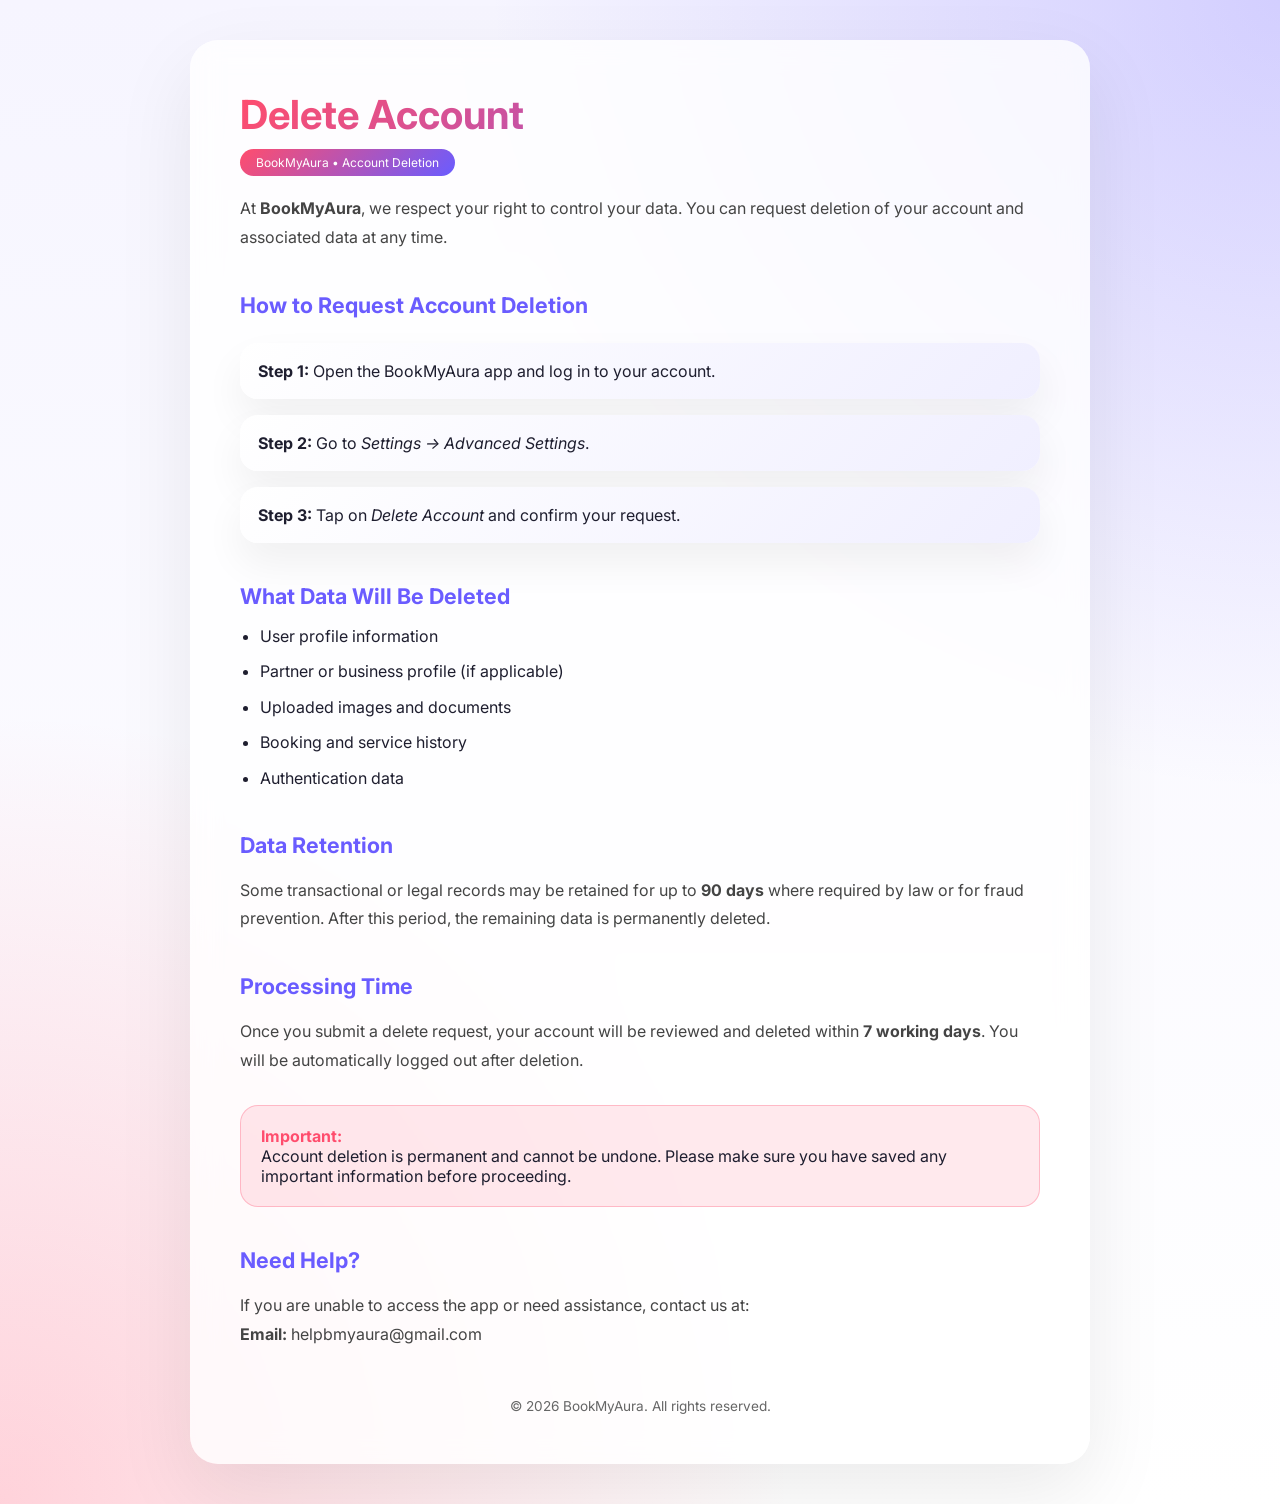
<file: delete-account.html>
<!DOCTYPE html>
<html lang="en">
<head>
<meta charset="UTF-8">
<meta name="viewport" content="width=device-width, initial-scale=1.0">
<title>Delete Account – BookMyAura</title>

<link href="https://fonts.googleapis.com/css2?family=Inter:wght@300;400;600;700&display=swap" rel="stylesheet">

<style>
:root{
  --primary:#6a5cff;
  --danger:#ff4d6d;
  --secondary:#8f87ff;
  --bg:#f6f5ff;
  --text:#1e1e2f;
}

*{box-sizing:border-box;margin:0;padding:0;}

body{
  font-family:'Inter',sans-serif;
  background:
    radial-gradient(circle at top right, rgba(106,92,255,.25), transparent 40%),
    radial-gradient(circle at bottom left, rgba(255,77,109,.25), transparent 40%),
    linear-gradient(180deg,#f6f5ff,#ffffff);
  color:var(--text);
  padding:40px 18px;
}

.container{
  max-width:900px;
  margin:auto;
  background:rgba(255,255,255,.8);
  backdrop-filter: blur(14px);
  border-radius:28px;
  padding:50px;
  box-shadow:0 30px 80px rgba(0,0,0,.08);
}

h1{
  font-size:2.5rem;
  background:linear-gradient(135deg,var(--danger),var(--primary));
  -webkit-background-clip:text;
  -webkit-text-fill-color:transparent;
}

.badge{
  display:inline-block;
  margin-top:10px;
  padding:6px 16px;
  border-radius:20px;
  background:linear-gradient(135deg,var(--danger),var(--primary));
  color:#fff;
  font-size:.75rem;
}

p{
  margin-top:18px;
  line-height:1.8;
  color:#444;
}

h2{
  margin-top:40px;
  color:var(--primary);
  font-size:1.35rem;
}

ul{
  margin-top:15px;
  margin-left:20px;
}

li{
  margin-bottom:10px;
  line-height:1.6;
}

.steps{
  margin-top:25px;
  display:grid;
  gap:16px;
}

.step{
  padding:18px;
  border-radius:18px;
  background:linear-gradient(135deg,#ffffff,#f0efff);
  box-shadow:0 20px 40px rgba(0,0,0,.06);
}

.warning{
  margin-top:30px;
  padding:20px;
  border-radius:18px;
  background:rgba(255,77,109,.12);
  border:1px solid rgba(255,77,109,.3);
}

.warning strong{
  color:var(--danger);
}

a{
  color:var(--primary);
  font-weight:600;
  text-decoration:none;
}

.footer{
  margin-top:50px;
  text-align:center;
  font-size:.85rem;
  color:#666;
}
</style>
</head>

<body>
<div class="container">

<h1>Delete Account</h1>
<span class="badge">BookMyAura • Account Deletion</span>

<p>
At <strong>BookMyAura</strong>, we respect your right to control your data.
You can request deletion of your account and associated data at any time.
</p>

<h2>How to Request Account Deletion</h2>

<div class="steps">
  <div class="step">
    <strong>Step 1:</strong> Open the BookMyAura app and log in to your account.
  </div>
  <div class="step">
    <strong>Step 2:</strong> Go to <em>Settings → Advanced Settings</em>.
  </div>
  <div class="step">
    <strong>Step 3:</strong> Tap on <em>Delete Account</em> and confirm your request.
  </div>
</div>

<h2>What Data Will Be Deleted</h2>
<ul>
  <li>User profile information</li>
  <li>Partner or business profile (if applicable)</li>
  <li>Uploaded images and documents</li>
  <li>Booking and service history</li>
  <li>Authentication data</li>
</ul>

<h2>Data Retention</h2>
<p>
Some transactional or legal records may be retained for up to
<strong>90 days</strong> where required by law or for fraud prevention.
After this period, the remaining data is permanently deleted.
</p>

<h2>Processing Time</h2>
<p>
Once you submit a delete request, your account will be reviewed and
deleted within <strong>7 working days</strong>.
You will be automatically logged out after deletion.
</p>

<div class="warning">
  <strong>Important:</strong><br>
  Account deletion is permanent and cannot be undone.
  Please make sure you have saved any important information before proceeding.
</div>

<h2>Need Help?</h2>
<p>
If you are unable to access the app or need assistance, contact us at:
<br>
<strong>Email:</strong> helpbmyaura@gmail.com
</p>

<div class="footer">
© 2026 BookMyAura. All rights reserved.
</div>

</div>
</body>
</html>
</file>
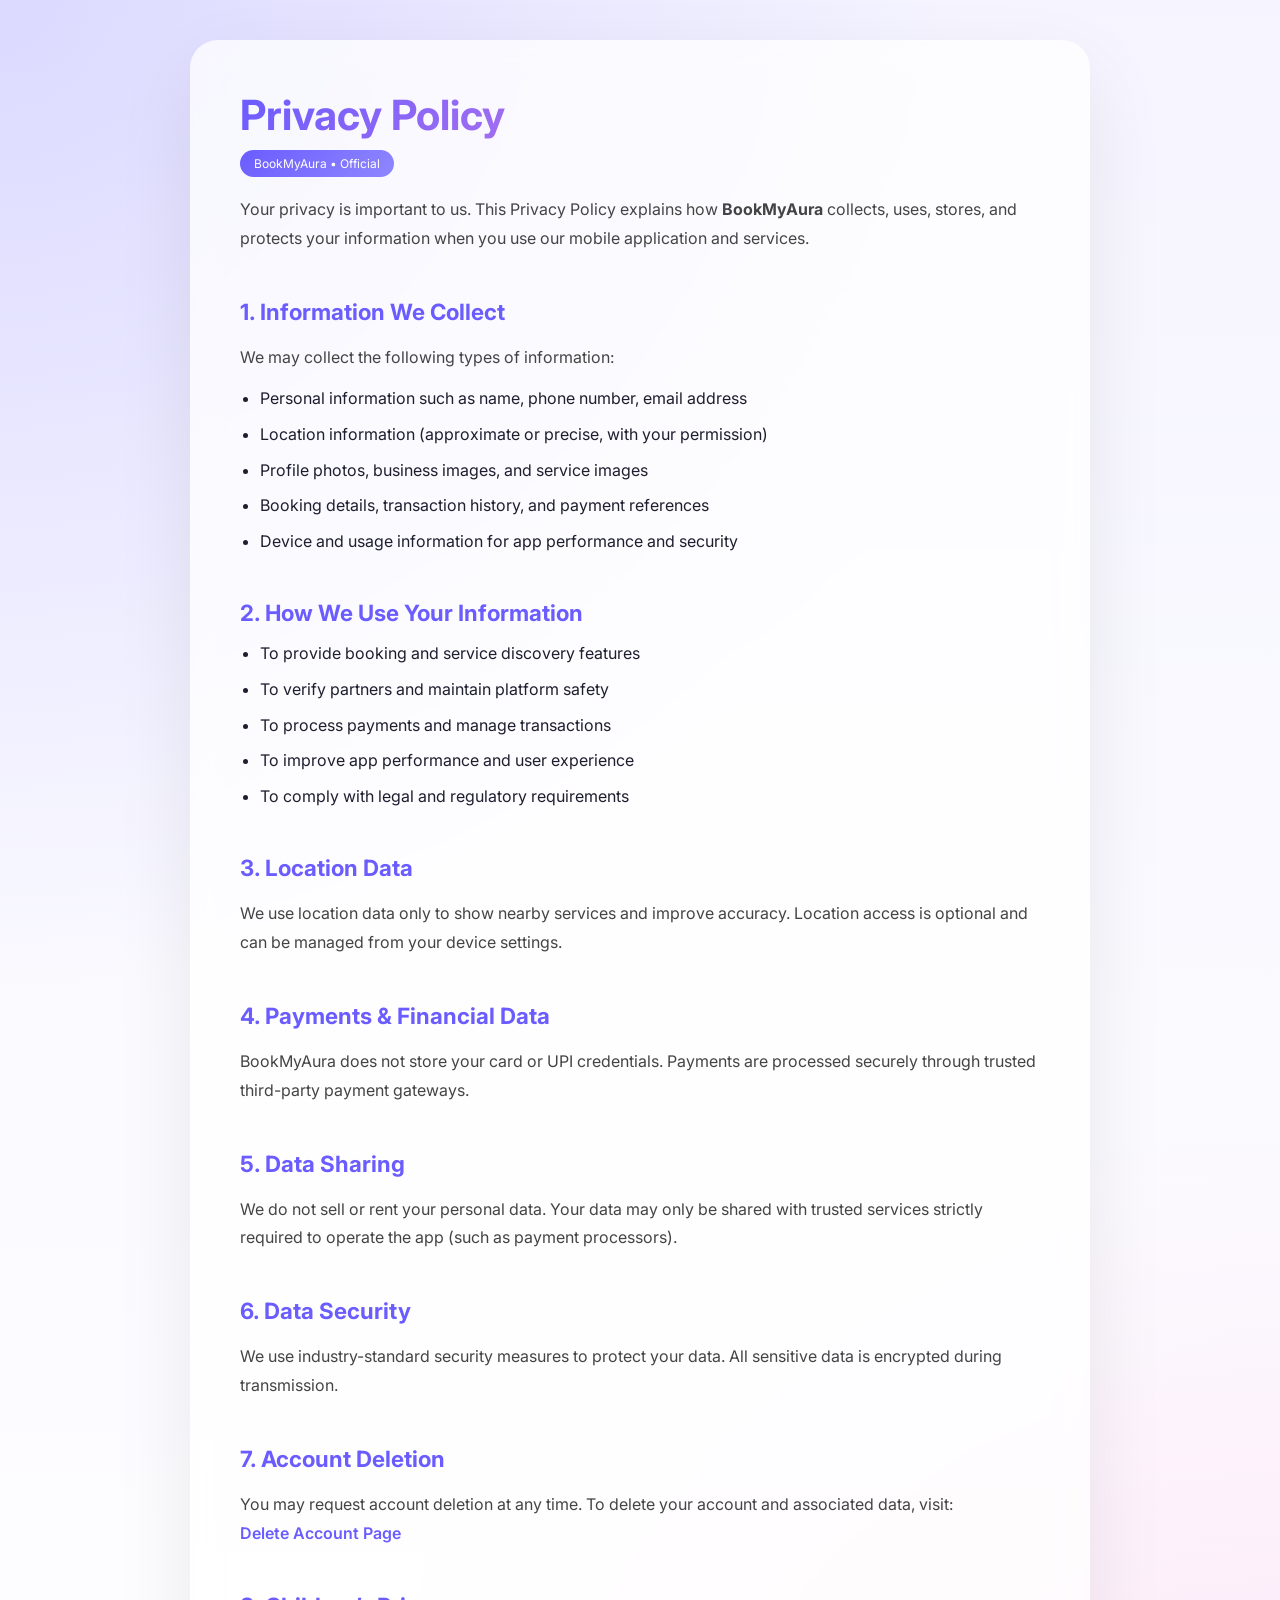
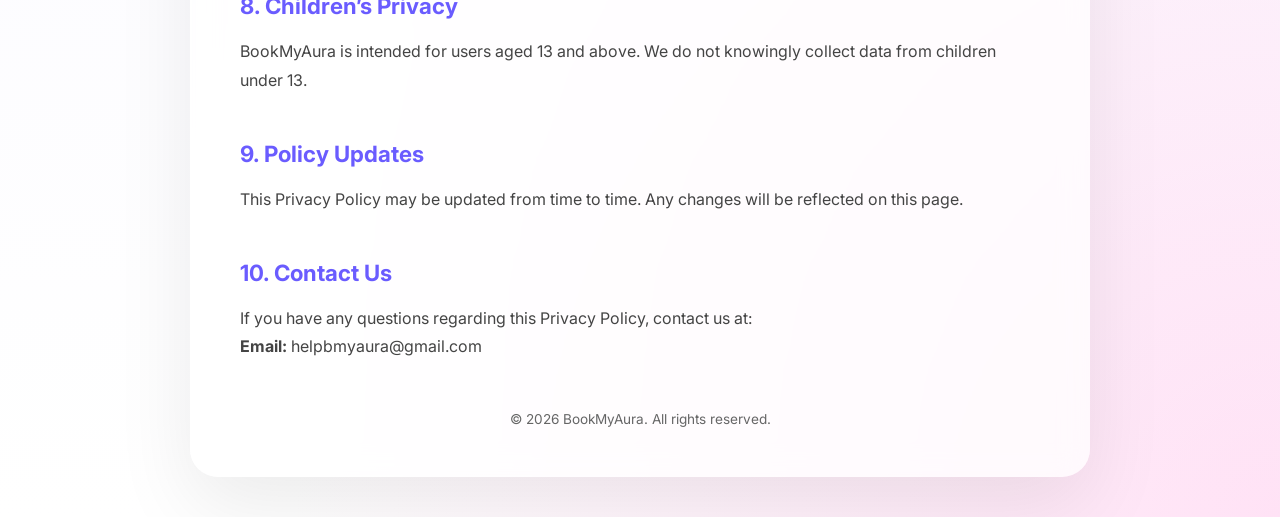
<file: privacy-policy.html>
<!DOCTYPE html>
<html lang="en">
<head>
<meta charset="UTF-8">
<meta name="viewport" content="width=device-width, initial-scale=1.0">
<title>Privacy Policy – BookMyAura</title>

<link href="https://fonts.googleapis.com/css2?family=Inter:wght@300;400;600;700&display=swap" rel="stylesheet">

<style>
:root{
  --primary:#6a5cff;
  --secondary:#8f87ff;
  --accent:#ff8bd8;
  --bg1:#f6f5ff;
  --bg2:#ffffff;
  --text:#1e1e2f;
}

*{box-sizing:border-box;margin:0;padding:0;}

body{
  font-family:'Inter',sans-serif;
  background:
    radial-gradient(circle at top left, rgba(138,135,255,.25), transparent 40%),
    radial-gradient(circle at bottom right, rgba(255,139,216,.25), transparent 40%),
    linear-gradient(180deg,var(--bg1),var(--bg2));
  color:var(--text);
  padding:40px 18px;
}

.container{
  max-width:900px;
  margin:auto;
  background:rgba(255,255,255,.75);
  backdrop-filter: blur(14px);
  border-radius:28px;
  padding:50px;
  box-shadow:0 30px 80px rgba(0,0,0,.08);
}

h1{
  font-size:2.6rem;
  background:linear-gradient(135deg,var(--primary),var(--accent));
  -webkit-background-clip:text;
  -webkit-text-fill-color:transparent;
}

.badge{
  display:inline-block;
  margin-top:10px;
  padding:6px 14px;
  border-radius:20px;
  background:linear-gradient(135deg,var(--primary),var(--secondary));
  color:#fff;
  font-size:.75rem;
}

p{
  margin-top:18px;
  line-height:1.8;
  color:#444;
}

h2{
  margin-top:45px;
  color:var(--primary);
  font-size:1.4rem;
}

ul{
  margin-top:15px;
  margin-left:20px;
}

li{
  margin-bottom:10px;
  line-height:1.6;
}

a{
  color:var(--primary);
  font-weight:600;
  text-decoration:none;
}

.footer{
  margin-top:50px;
  text-align:center;
  font-size:.85rem;
  color:#666;
}
</style>
</head>

<body>
<div class="container">

<h1>Privacy Policy</h1>
<span class="badge">BookMyAura • Official</span>

<p>
Your privacy is important to us. This Privacy Policy explains how
<strong>BookMyAura</strong> collects, uses, stores, and protects your information
when you use our mobile application and services.
</p>

<h2>1. Information We Collect</h2>
<p>We may collect the following types of information:</p>
<ul>
  <li>Personal information such as name, phone number, email address</li>
  <li>Location information (approximate or precise, with your permission)</li>
  <li>Profile photos, business images, and service images</li>
  <li>Booking details, transaction history, and payment references</li>
  <li>Device and usage information for app performance and security</li>
</ul>

<h2>2. How We Use Your Information</h2>
<ul>
  <li>To provide booking and service discovery features</li>
  <li>To verify partners and maintain platform safety</li>
  <li>To process payments and manage transactions</li>
  <li>To improve app performance and user experience</li>
  <li>To comply with legal and regulatory requirements</li>
</ul>

<h2>3. Location Data</h2>
<p>
We use location data only to show nearby services and improve accuracy.
Location access is optional and can be managed from your device settings.
</p>

<h2>4. Payments & Financial Data</h2>
<p>
BookMyAura does not store your card or UPI credentials.
Payments are processed securely through trusted third-party payment gateways.
</p>

<h2>5. Data Sharing</h2>
<p>
We do not sell or rent your personal data.
Your data may only be shared with trusted services strictly required
to operate the app (such as payment processors).
</p>

<h2>6. Data Security</h2>
<p>
We use industry-standard security measures to protect your data.
All sensitive data is encrypted during transmission.
</p>

<h2>7. Account Deletion</h2>
<p>
You may request account deletion at any time.
To delete your account and associated data, visit:
<br>
<a href="delete-account.html">Delete Account Page</a>
</p>

<h2>8. Children’s Privacy</h2>
<p>
BookMyAura is intended for users aged 13 and above.
We do not knowingly collect data from children under 13.
</p>

<h2>9. Policy Updates</h2>
<p>
This Privacy Policy may be updated from time to time.
Any changes will be reflected on this page.
</p>

<h2>10. Contact Us</h2>
<p>
If you have any questions regarding this Privacy Policy,
contact us at:
<br>
<strong>Email:</strong> helpbmyaura@gmail.com
</p>

<div class="footer">
© 2026 BookMyAura. All rights reserved.
</div>

</div>
</body>
</html>
</file>
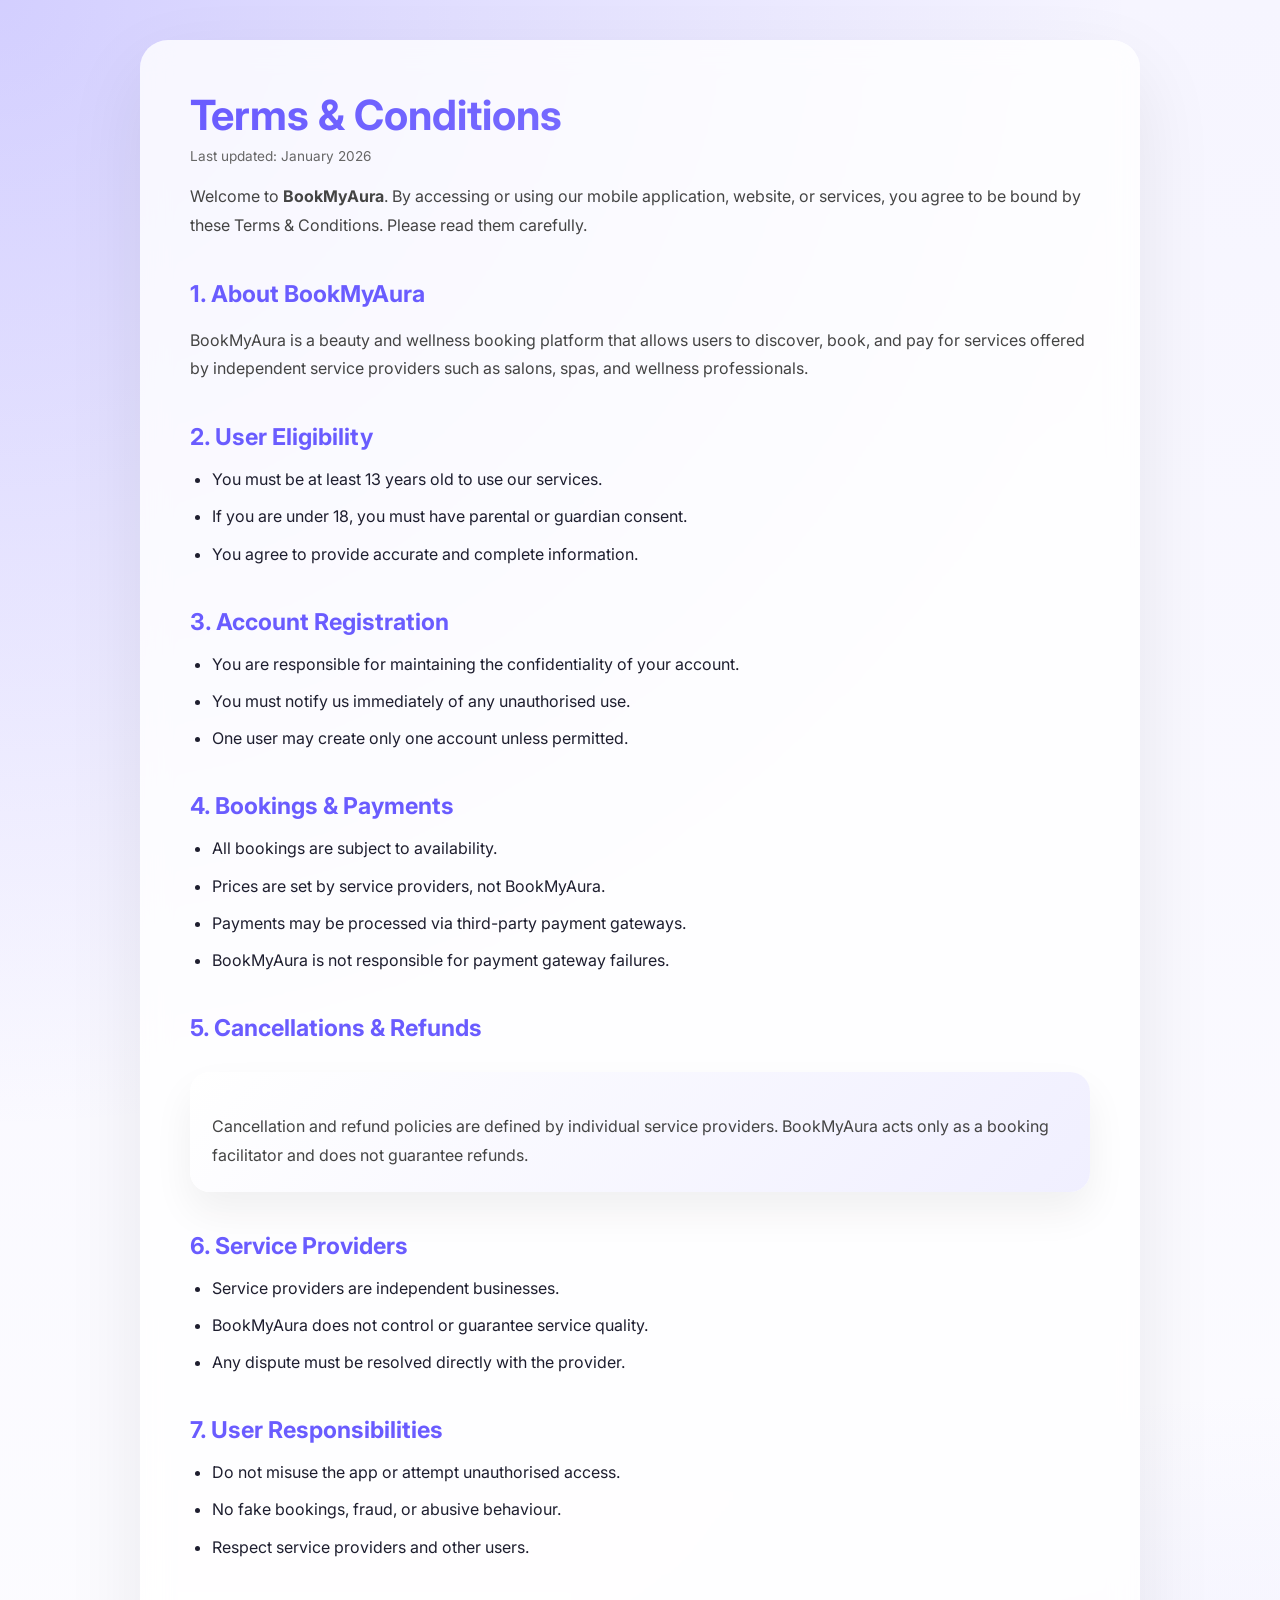
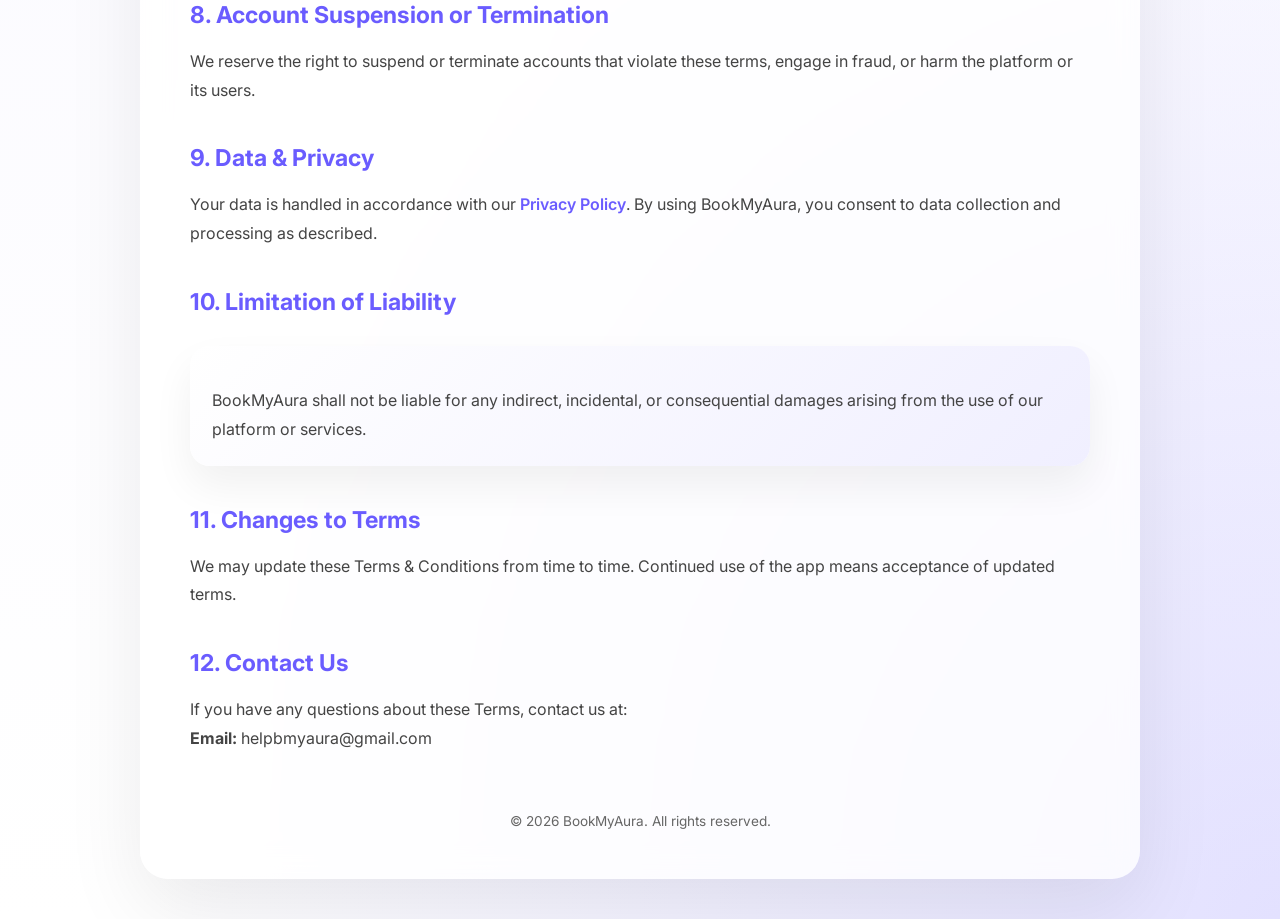
<file: terms.html>
<!DOCTYPE html>
<html lang="en">
<head>
<meta charset="UTF-8">
<meta name="viewport" content="width=device-width, initial-scale=1.0">
<title>Terms & Conditions – BookMyAura</title>

<link href="https://fonts.googleapis.com/css2?family=Inter:wght@300;400;600;700&display=swap" rel="stylesheet">

<style>
:root{
  --primary:#6a5cff;
  --secondary:#8f87ff;
  --bg:#f6f5ff;
  --glass:rgba(255,255,255,.8);
  --text:#1e1e2f;
}

*{box-sizing:border-box;margin:0;padding:0;}

body{
  font-family:'Inter',sans-serif;
  background:
    radial-gradient(circle at top left, rgba(106,92,255,.25), transparent 40%),
    radial-gradient(circle at bottom right, rgba(143,135,255,.25), transparent 40%),
    linear-gradient(180deg,#f6f5ff,#ffffff);
  color:var(--text);
  padding:40px 18px;
}

.container{
  max-width:1000px;
  margin:auto;
  background:var(--glass);
  backdrop-filter:blur(14px);
  border-radius:28px;
  padding:50px;
  box-shadow:0 30px 80px rgba(0,0,0,.08);
}

h1{
  font-size:2.6rem;
  background:linear-gradient(135deg,var(--primary),#857bff);
  -webkit-background-clip:text;
  -webkit-text-fill-color:transparent;
}

.updated{
  margin-top:8px;
  font-size:.85rem;
  color:#666;
}

p{
  margin-top:18px;
  line-height:1.8;
  color:#444;
}

h2{
  margin-top:40px;
  font-size:1.45rem;
  color:var(--primary);
}

ul{
  margin-top:15px;
  margin-left:22px;
}

li{
  margin-bottom:10px;
  line-height:1.7;
}

.box{
  margin-top:30px;
  padding:22px;
  border-radius:20px;
  background:linear-gradient(135deg,#ffffff,#f0efff);
  box-shadow:0 20px 40px rgba(0,0,0,.06);
}

a{
  color:var(--primary);
  font-weight:600;
  text-decoration:none;
}

.footer{
  margin-top:60px;
  text-align:center;
  font-size:.85rem;
  color:#666;
}
</style>
</head>

<body>
<div class="container">

<h1>Terms & Conditions</h1>
<div class="updated">Last updated: January 2026</div>

<p>
Welcome to <strong>BookMyAura</strong>.  
By accessing or using our mobile application, website, or services, you agree
to be bound by these Terms & Conditions. Please read them carefully.
</p>

<h2>1. About BookMyAura</h2>
<p>
BookMyAura is a beauty and wellness booking platform that allows users to
discover, book, and pay for services offered by independent service providers
such as salons, spas, and wellness professionals.
</p>

<h2>2. User Eligibility</h2>
<ul>
  <li>You must be at least 13 years old to use our services.</li>
  <li>If you are under 18, you must have parental or guardian consent.</li>
  <li>You agree to provide accurate and complete information.</li>
</ul>

<h2>3. Account Registration</h2>
<ul>
  <li>You are responsible for maintaining the confidentiality of your account.</li>
  <li>You must notify us immediately of any unauthorised use.</li>
  <li>One user may create only one account unless permitted.</li>
</ul>

<h2>4. Bookings & Payments</h2>
<ul>
  <li>All bookings are subject to availability.</li>
  <li>Prices are set by service providers, not BookMyAura.</li>
  <li>Payments may be processed via third-party payment gateways.</li>
  <li>BookMyAura is not responsible for payment gateway failures.</li>
</ul>

<h2>5. Cancellations & Refunds</h2>
<div class="box">
  <p>
  Cancellation and refund policies are defined by individual service providers.
  BookMyAura acts only as a booking facilitator and does not guarantee refunds.
  </p>
</div>

<h2>6. Service Providers</h2>
<ul>
  <li>Service providers are independent businesses.</li>
  <li>BookMyAura does not control or guarantee service quality.</li>
  <li>Any dispute must be resolved directly with the provider.</li>
</ul>

<h2>7. User Responsibilities</h2>
<ul>
  <li>Do not misuse the app or attempt unauthorised access.</li>
  <li>No fake bookings, fraud, or abusive behaviour.</li>
  <li>Respect service providers and other users.</li>
</ul>

<h2>8. Account Suspension or Termination</h2>
<p>
We reserve the right to suspend or terminate accounts that violate these terms,
engage in fraud, or harm the platform or its users.
</p>

<h2>9. Data & Privacy</h2>
<p>
Your data is handled in accordance with our
<a href="privacy-policy.html">Privacy Policy</a>.
By using BookMyAura, you consent to data collection and processing as described.
</p>

<h2>10. Limitation of Liability</h2>
<div class="box">
  <p>
  BookMyAura shall not be liable for any indirect, incidental, or consequential
  damages arising from the use of our platform or services.
  </p>
</div>

<h2>11. Changes to Terms</h2>
<p>
We may update these Terms & Conditions from time to time.
Continued use of the app means acceptance of updated terms.
</p>

<h2>12. Contact Us</h2>
<p>
If you have any questions about these Terms, contact us at:
<br>
<strong>Email:</strong> helpbmyaura@gmail.com
</p>

<div class="footer">
© 2026 BookMyAura. All rights reserved.
</div>

</div>
</body>
</html>
</file>
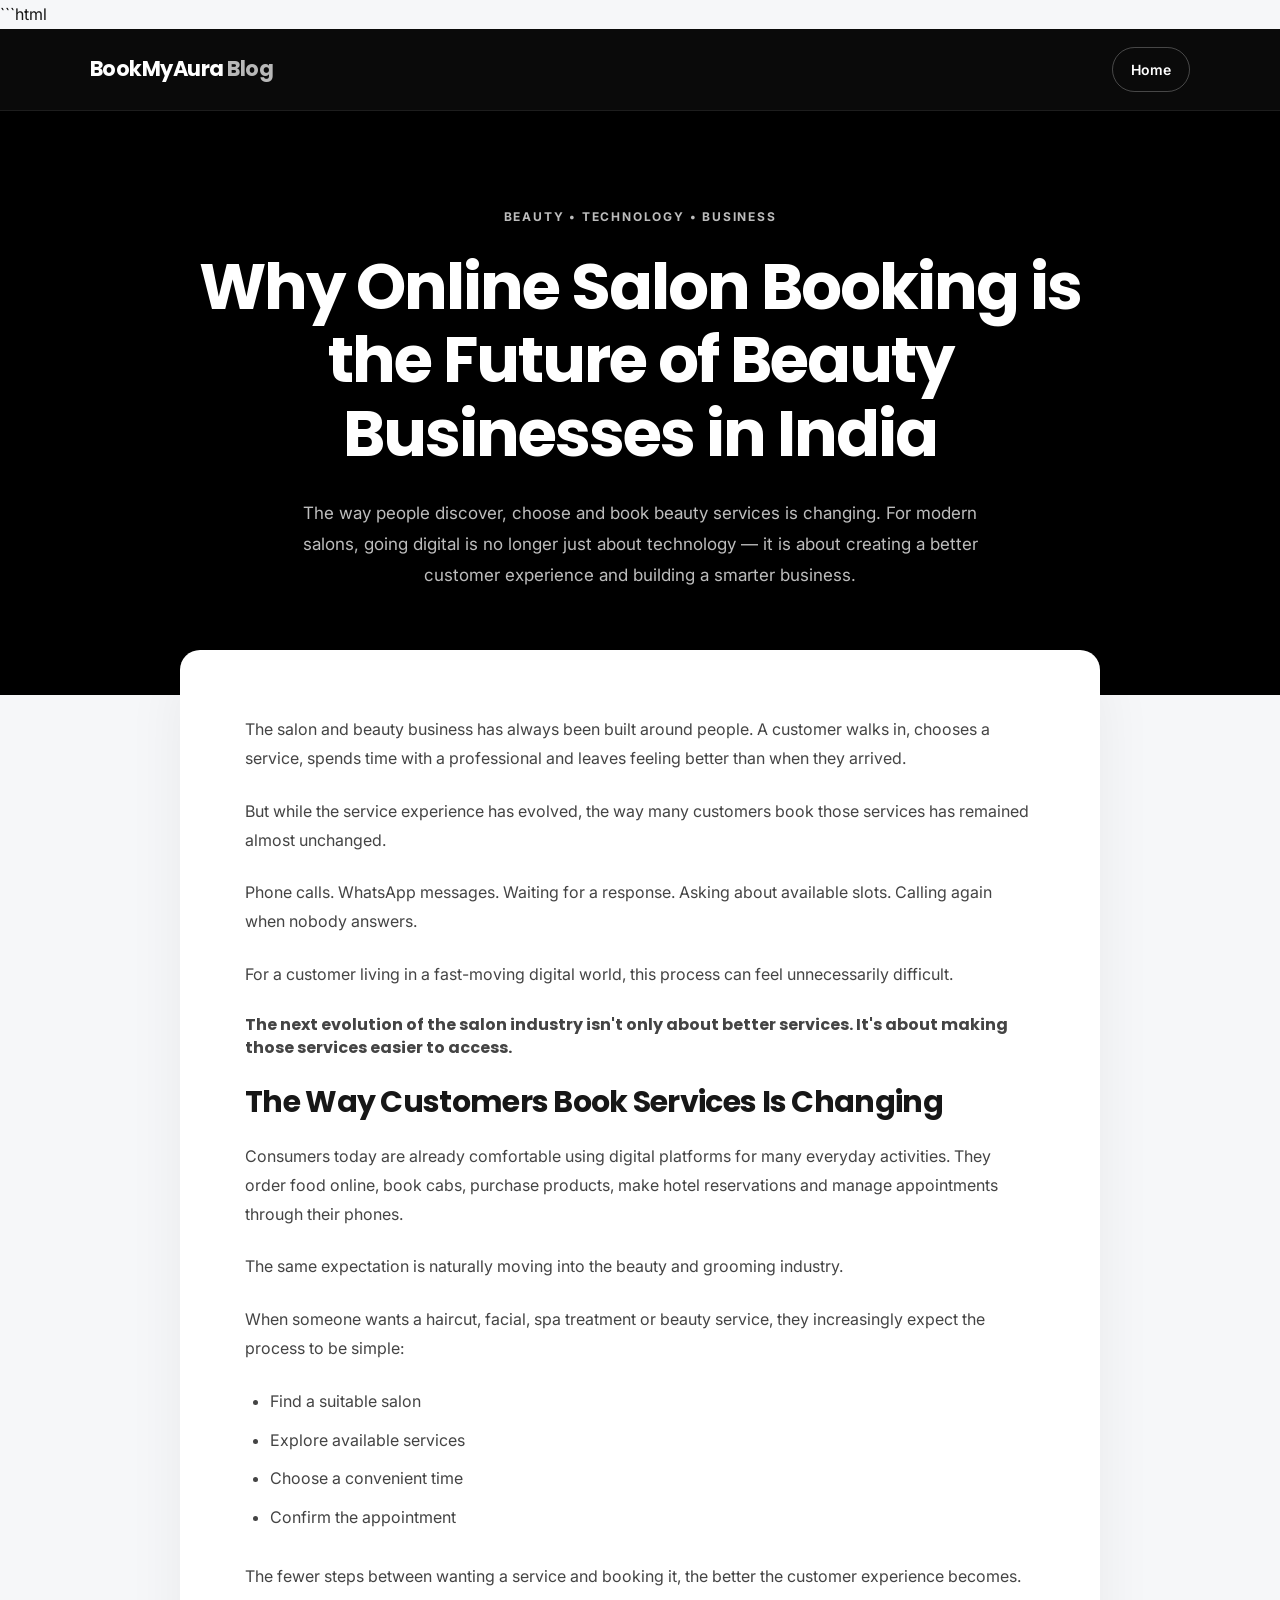
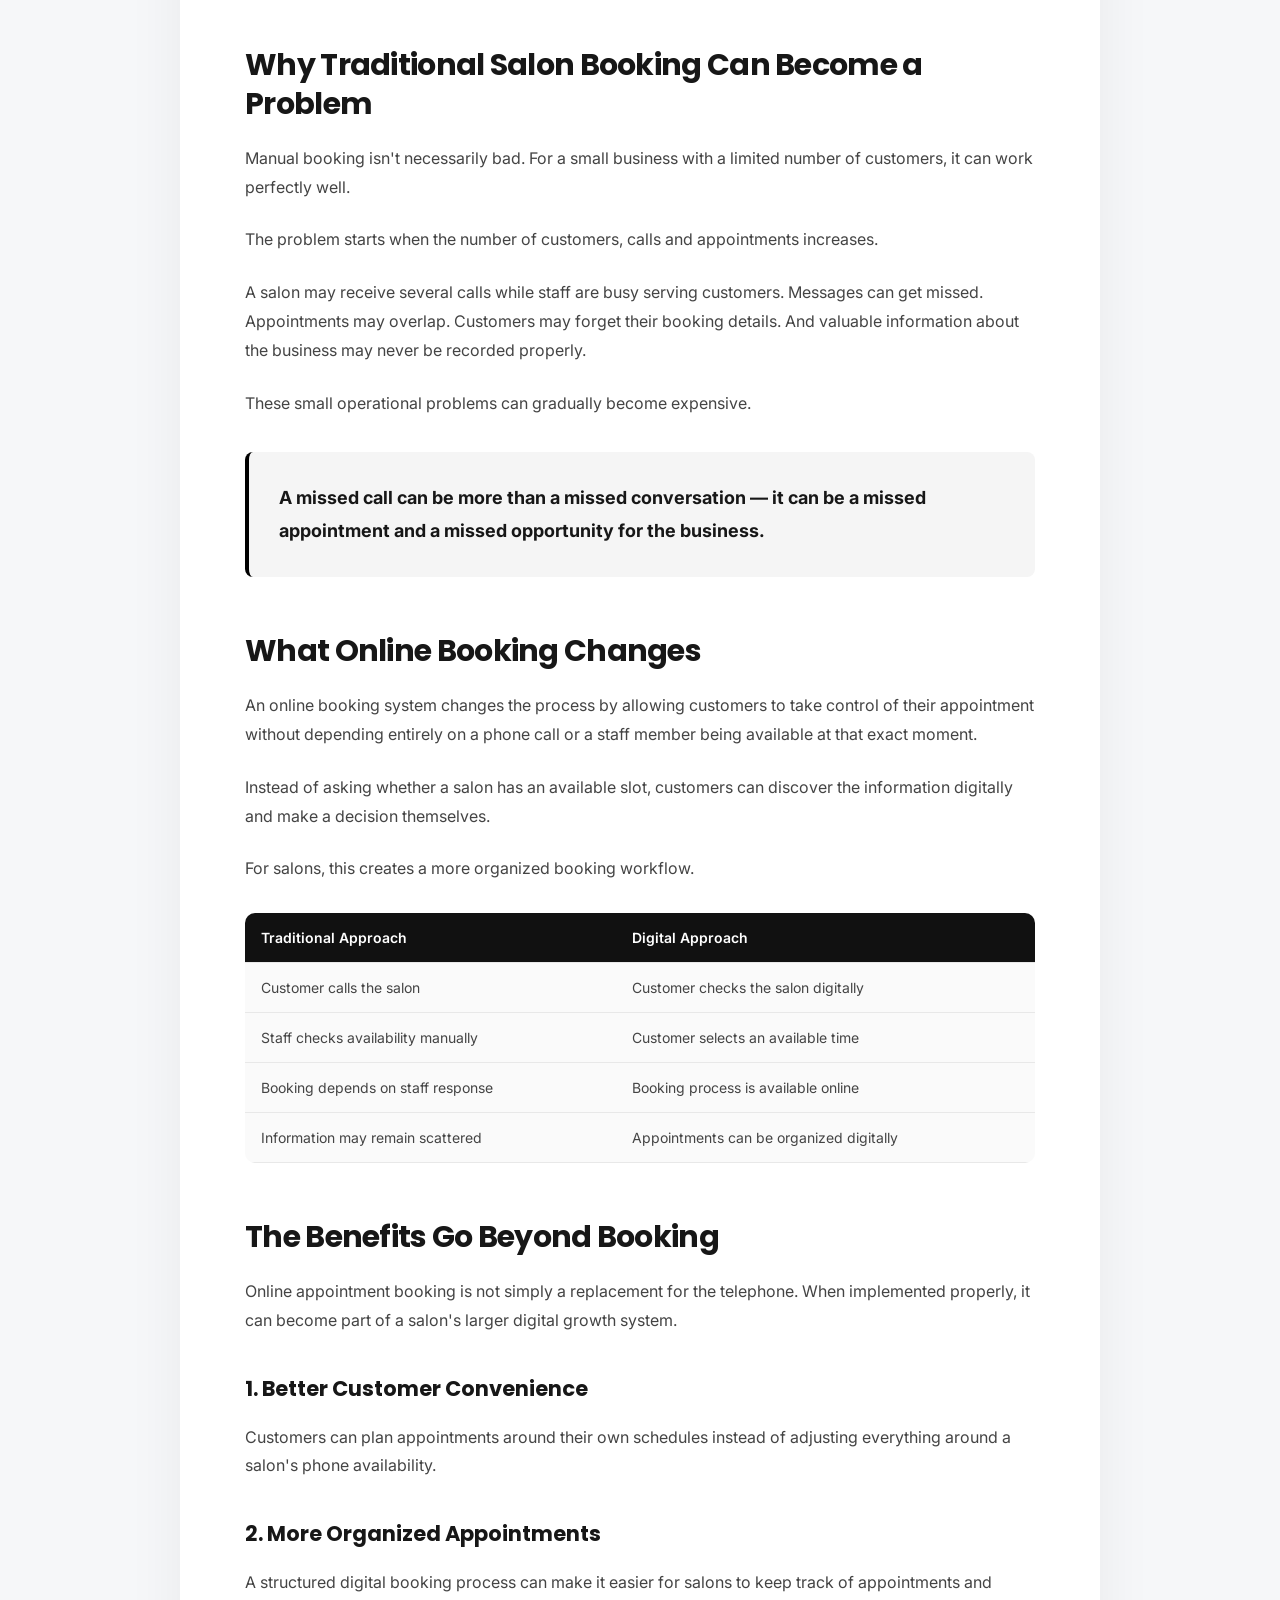
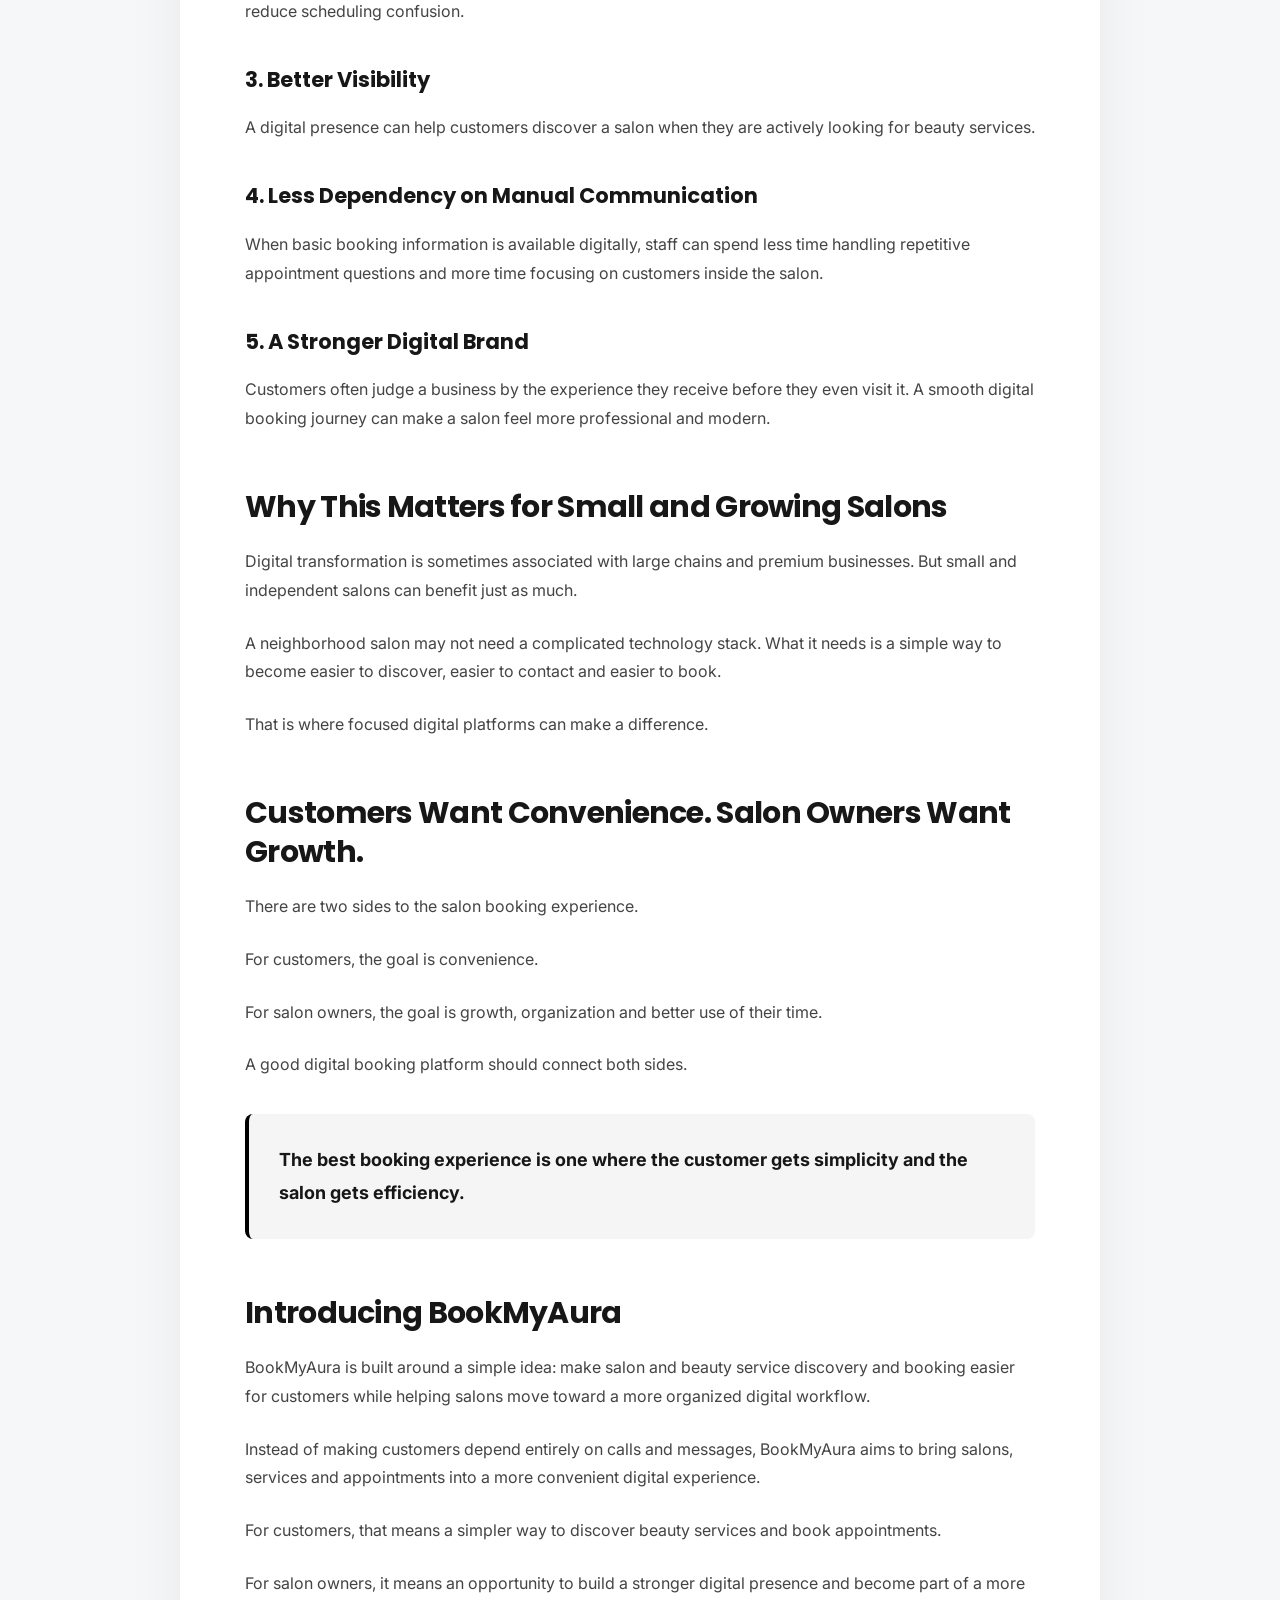
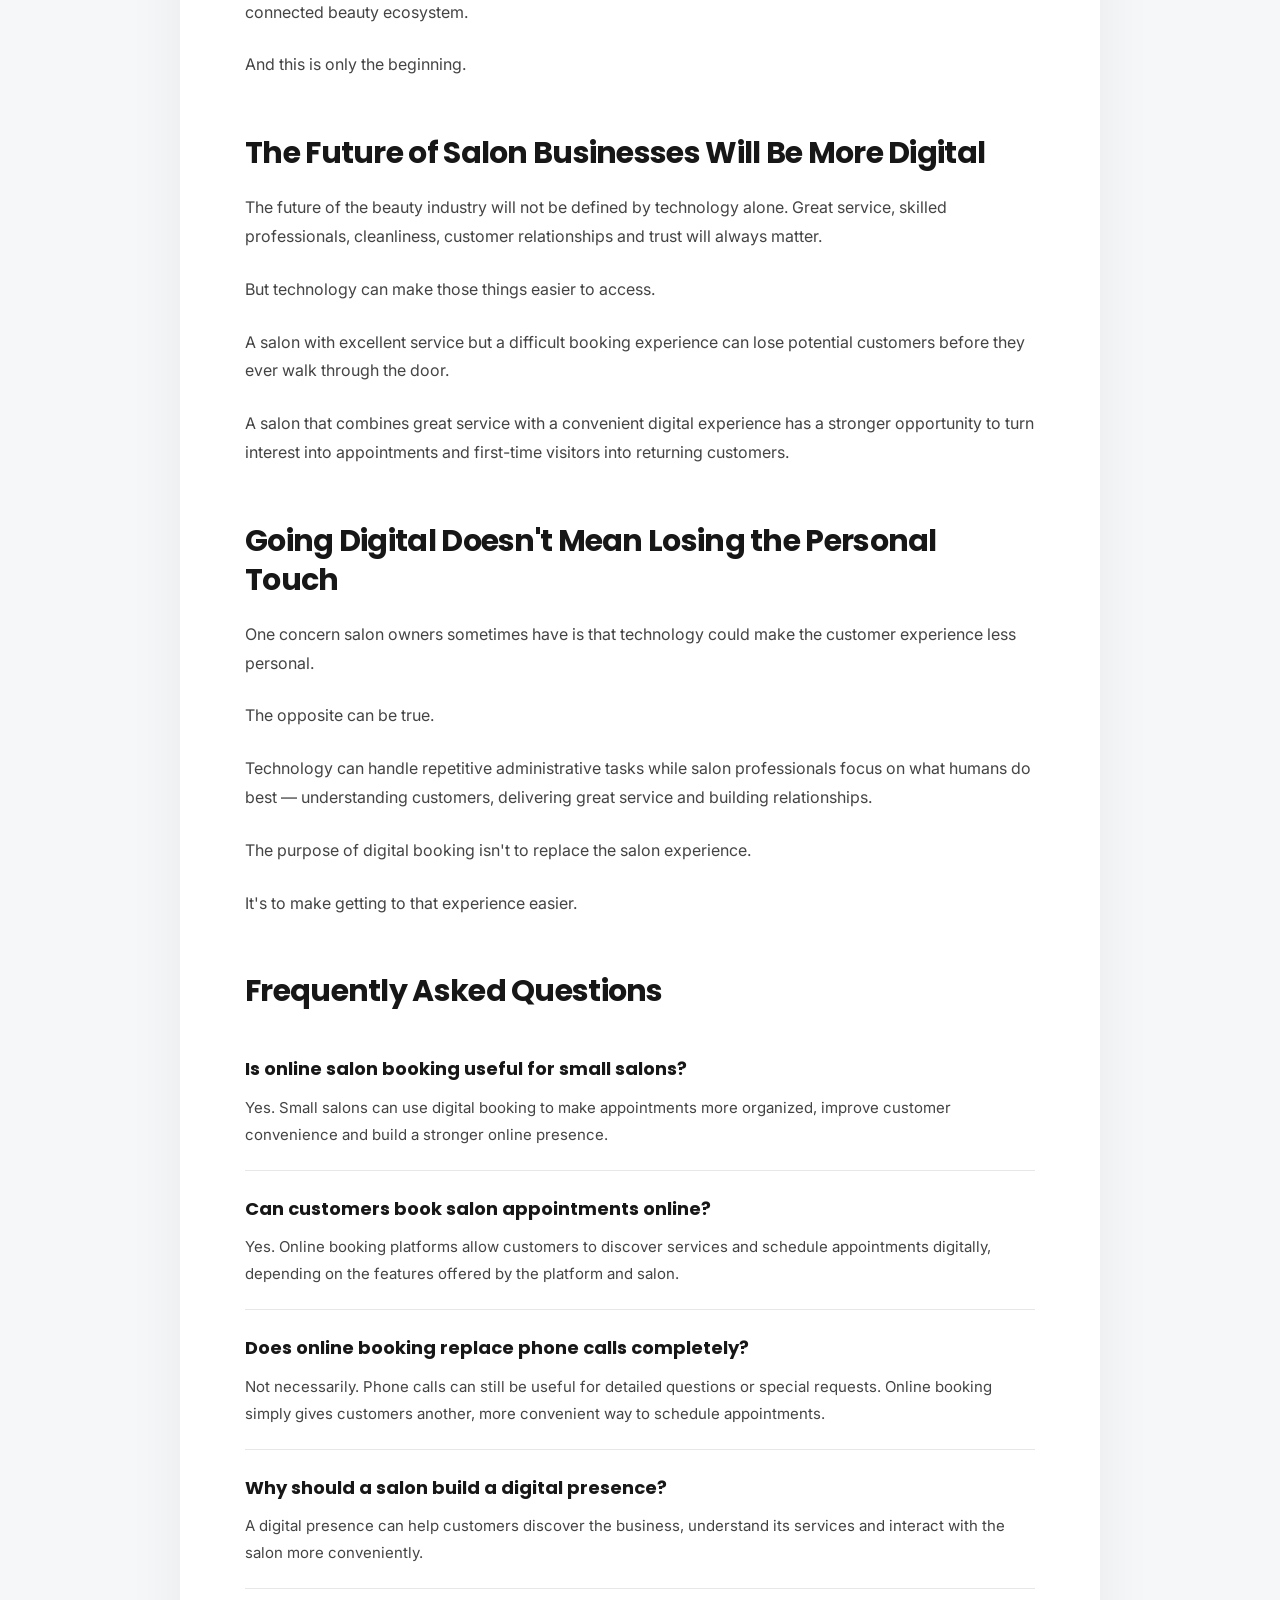
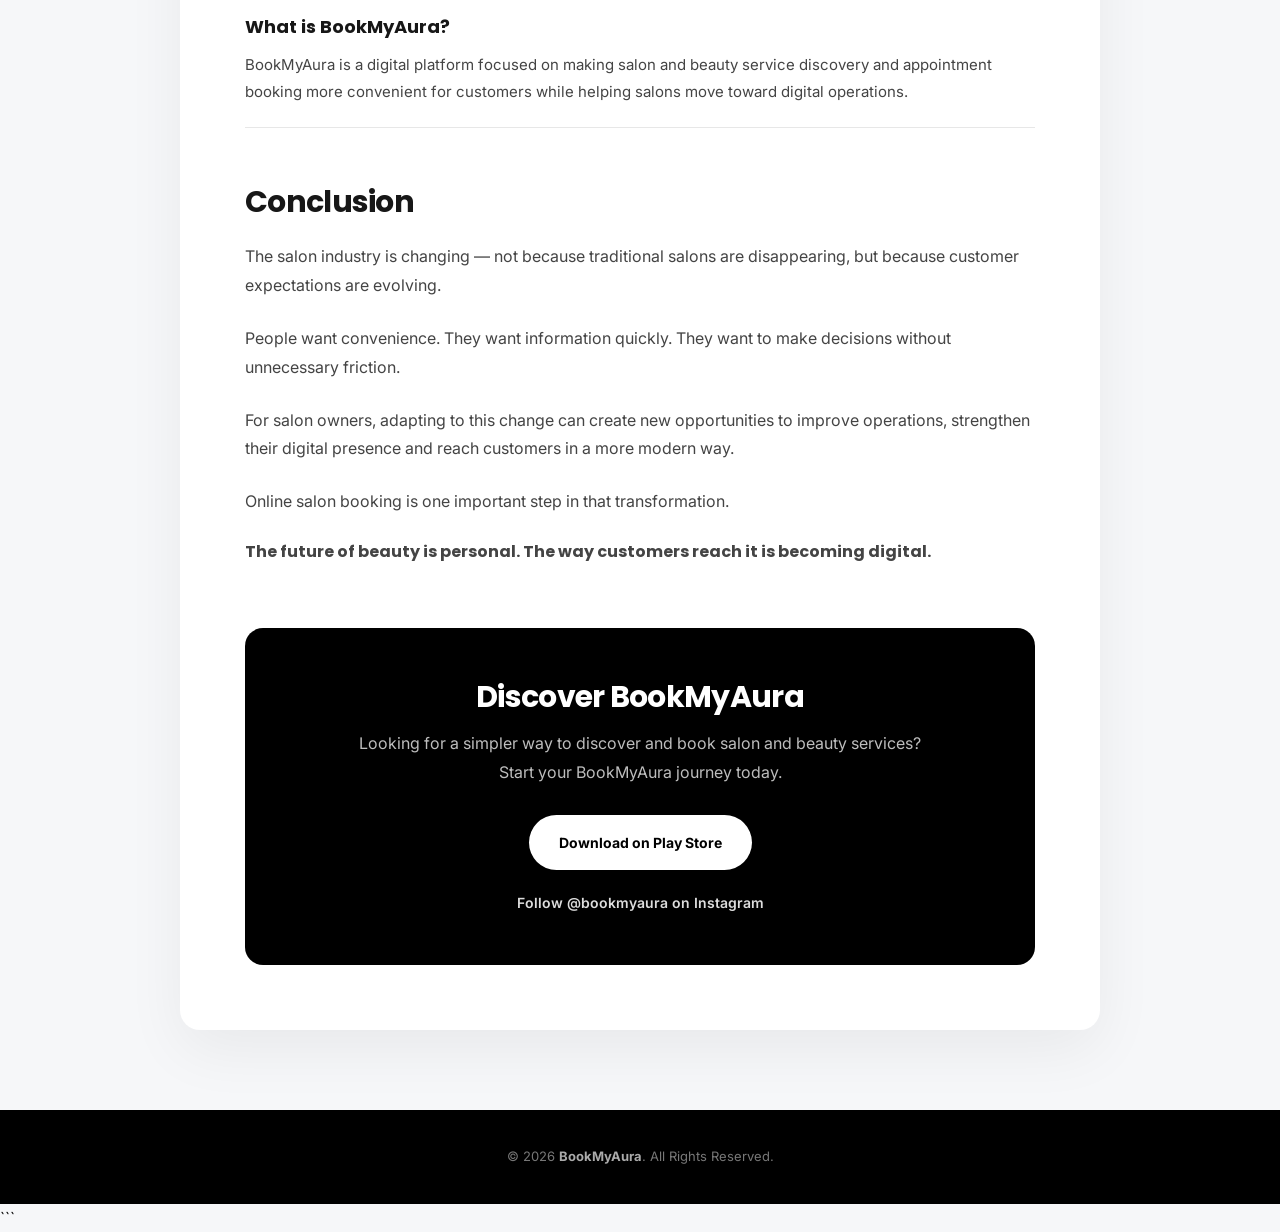
<file: blog/online-salon-booking-india.html>
```html
<!DOCTYPE html>
<html lang="en">
<head>

<meta charset="UTF-8">
<meta name="viewport" content="width=device-width, initial-scale=1.0">

<!-- Primary SEO -->
<title>Why Online Salon Booking is the Future of Beauty Businesses in India | BookMyAura</title>

<meta name="description" content="Discover why online salon booking is becoming essential for modern beauty businesses in India. Learn how digital appointments can improve customer experience, salon operations, visibility and growth with BookMyAura.">

<meta name="keywords" content="online salon booking India, salon booking app India, salon appointment app, beauty salon management, online appointment booking salon, salon business India, BookMyAura">

<meta name="author" content="BookMyAura">

<meta name="robots" content="index, follow">

<link rel="canonical" href="https://www.bookmyaura.com/blog/online-salon-booking-india.html">

<!-- Open Graph -->
<meta property="og:type" content="article">
<meta property="og:title" content="Why Online Salon Booking is the Future of Beauty Businesses in India">
<meta property="og:description" content="The way customers discover and book beauty services is changing. Here's why digital salon booking is becoming important for modern salon businesses in India.">
<meta property="og:url" content="https://www.bookmyaura.com/blog/online-salon-booking-india.html">
<meta property="og:site_name" content="BookMyAura">

<!-- Google Analytics -->
<script async src="https://www.googletagmanager.com/gtag/js?id=G-XR2TKGJJRW"></script>

<script>
window.dataLayer = window.dataLayer || [];

function gtag(){
    dataLayer.push(arguments);
}

gtag('js', new Date());
gtag('config', 'G-XR2TKGJJRW');
</script>

<!-- Google Font -->
<link rel="preconnect" href="https://fonts.googleapis.com">
<link rel="preconnect" href="https://fonts.gstatic.com" crossorigin>

<link href="https://fonts.googleapis.com/css2?family=Inter:wght@400;500;600;700;800&family=Poppins:wght@500;600;700;800&display=swap" rel="stylesheet">

<style>

* {
    box-sizing: border-box;
}

html {
    scroll-behavior: smooth;
}

body {
    margin: 0;
    background: #f6f7f9;
    color: #171717;
    font-family: 'Inter', sans-serif;
    line-height: 1.8;
}

/* HEADER */

header {
    position: sticky;
    top: 0;
    z-index: 1000;

    background: rgba(0,0,0,0.96);
    backdrop-filter: blur(10px);

    color: white;

    padding: 18px 7%;

    display: flex;
    justify-content: space-between;
    align-items: center;

    border-bottom: 1px solid rgba(255,255,255,0.08);
}

.logo {
    font-family: 'Poppins', sans-serif;
    font-size: 21px;
    font-weight: 700;
    letter-spacing: -0.5px;
}

.logo span {
    color: #b8b8b8;
}

.home-link {
    color: white;
    text-decoration: none;
    font-size: 14px;
    font-weight: 600;

    padding: 9px 18px;

    border: 1px solid rgba(255,255,255,0.25);
    border-radius: 30px;

    transition: 0.3s;
}

.home-link:hover {
    background: white;
    color: black;
}

/* HERO */

.hero {
    background: #000;
    color: white;

    padding: 95px 20px 105px;

    text-align: center;
}

.hero-inner {
    max-width: 900px;
    margin: auto;
}

.category {
    display: inline-block;

    font-size: 12px;
    font-weight: 700;

    letter-spacing: 1.8px;
    text-transform: uppercase;

    color: #bcbcbc;

    margin-bottom: 22px;
}

.hero h1 {
    font-family: 'Poppins', sans-serif;

    font-size: clamp(36px, 6vw, 64px);

    line-height: 1.15;

    letter-spacing: -2px;

    margin: 0 auto 28px;

    max-width: 900px;
}

.hero p {
    max-width: 720px;
    margin: auto;

    color: #bdbdbd;

    font-size: 17px;
}

/* ARTICLE */

.container {
    max-width: 960px;

    margin: -45px auto 80px;

    padding: 0 20px;

    position: relative;
}

.article {
    background: white;

    padding: 65px;

    border-radius: 20px;

    box-shadow:
        0 20px 60px rgba(0,0,0,0.06);
}

.article p {
    font-size: 16px;

    color: #444;

    margin: 0 0 24px;
}

.article h2 {
    font-family: 'Poppins', sans-serif;

    font-size: 30px;

    line-height: 1.3;

    margin: 55px 0 20px;

    letter-spacing: -0.7px;
}

.article h2:first-of-type {
    margin-top: 0;
}

.article h3 {
    font-family: 'Poppins', sans-serif;

    font-size: 21px;

    margin: 35px 0 15px;
}

.article ul {
    padding-left: 25px;

    margin: 20px 0 30px;
}

.article li {
    margin: 10px 0;

    color: #444;
}

/* HIGHLIGHT */

.highlight {
    margin: 35px 0;

    padding: 30px;

    background: #f5f5f5;

    border-left: 4px solid #000;

    border-radius: 8px;
}

.highlight strong {
    font-size: 18px;
}

/* STATEMENT */

.big-statement {
    font-family: 'Poppins', sans-serif;

    font-size: 27px;

    font-weight: 700;

    line-height: 1.45;

    color: #111;

    margin: 40px 0;
}

/* TABLE */

.comparison {
    width: 100%;

    border-collapse: collapse;

    margin: 30px 0 40px;

    overflow: hidden;

    border-radius: 10px;
}

.comparison th,
.comparison td {
    padding: 16px;

    text-align: left;

    border-bottom: 1px solid #e8e8e8;

    font-size: 14px;
}

.comparison th {
    background: #111;

    color: white;

    font-weight: 600;
}

.comparison td {
    color: #444;

    background: #fafafa;
}

/* FAQ */

.faq {
    margin-top: 20px;
}

.faq-item {
    padding: 22px 0;

    border-bottom: 1px solid #e7e7e7;
}

.faq-item h3 {
    margin: 0 0 8px;

    font-size: 18px;
}

.faq-item p {
    margin: 0;

    font-size: 15px;
}

/* CTA */

.cta {
    margin-top: 65px;

    padding: 50px 35px;

    text-align: center;

    background: #000;

    color: white;

    border-radius: 18px;
}

.cta h2 {
    margin: 0 0 12px;

    font-size: 30px;

    color: white;
}

.cta p {
    color: #bdbdbd;

    max-width: 600px;

    margin: auto;
}

.cta-button {
    display: inline-block;

    margin-top: 28px;

    padding: 15px 30px;

    background: white;

    color: black;

    border-radius: 30px;

    text-decoration: none;

    font-weight: 700;

    font-size: 14px;

    transition: 0.3s;
}

.cta-button:hover {
    transform: translateY(-2px);

    background: #e8e8e8;
}

.instagram {
    display: block;

    margin-top: 20px;

    color: #ddd;

    text-decoration: none;

    font-size: 14px;

    font-weight: 600;
}

.instagram:hover {
    color: white;
}

/* FOOTER */

footer {
    background: #000;

    color: #777;

    text-align: center;

    padding: 35px 20px;

    font-size: 13px;
}

footer strong {
    color: #aaa;
}

/* MOBILE */

@media (max-width: 700px) {

    header {
        padding: 16px 20px;
    }

    .hero {
        padding: 70px 20px 85px;
    }

    .hero h1 {
        font-size: 36px;
        letter-spacing: -1px;
    }

    .hero p {
        font-size: 15px;
    }

    .container {
        margin-top: -35px;
    }

    .article {
        padding: 35px 23px;

        border-radius: 14px;
    }

    .article h2 {
        font-size: 25px;
    }

    .article p {
        font-size: 15px;
    }

    .comparison {
        font-size: 13px;
    }

    .comparison th,
    .comparison td {
        padding: 11px 8px;
    }

    .cta {
        padding: 40px 22px;
    }

}

</style>

<!-- Article Structured Data -->

<script type="application/ld+json">

{
    "@context": "https://schema.org",
    "@type": "Article",

    "headline": "Why Online Salon Booking is the Future of Beauty Businesses in India",

    "description": "Discover why online salon booking is becoming essential for modern beauty businesses in India.",

    "author": {
        "@type": "Organization",
        "name": "BookMyAura"
    },

    "publisher": {
        "@type": "Organization",
        "name": "BookMyAura"
    },

    "mainEntityOfPage": {
        "@type": "WebPage",
        "@id": "https://www.bookmyaura.com/blog/online-salon-booking-india.html"
    },

    "datePublished": "2026-09-11",

    "dateModified": "2026-09-11"
}

</script>

</head>


<body>


<header>

<div class="logo">
BookMyAura <span>Blog</span>
</div>

<a href="../index.html"
   class="home-link">
Home
</a>

</header>


<section class="hero">

<div class="hero-inner">

<div class="category">
Beauty • Technology • Business
</div>

<h1>
Why Online Salon Booking is the Future of Beauty Businesses in India
</h1>

<p>
The way people discover, choose and book beauty services is changing.
For modern salons, going digital is no longer just about technology —
it is about creating a better customer experience and building a smarter business.
</p>

</div>

</section>


<main class="container">

<article class="article">


<p>
The salon and beauty business has always been built around people. A customer walks in, chooses a service, spends time with a professional and leaves feeling better than when they arrived.
</p>

<p>
But while the service experience has evolved, the way many customers book those services has remained almost unchanged.
</p>

<p>
Phone calls. WhatsApp messages. Waiting for a response. Asking about available slots. Calling again when nobody answers.
</p>

<p>
For a customer living in a fast-moving digital world, this process can feel unnecessarily difficult.
</p>

<p class="big-statement">
The next evolution of the salon industry isn't only about better services. It's about making those services easier to access.
</p>


<h2>
The Way Customers Book Services Is Changing
</h2>

<p>
Consumers today are already comfortable using digital platforms for many everyday activities. They order food online, book cabs, purchase products, make hotel reservations and manage appointments through their phones.
</p>

<p>
The same expectation is naturally moving into the beauty and grooming industry.
</p>

<p>
When someone wants a haircut, facial, spa treatment or beauty service, they increasingly expect the process to be simple:
</p>

<ul>

<li>Find a suitable salon</li>

<li>Explore available services</li>

<li>Choose a convenient time</li>

<li>Confirm the appointment</li>

</ul>

<p>
The fewer steps between wanting a service and booking it, the better the customer experience becomes.
</p>


<h2>
Why Traditional Salon Booking Can Become a Problem
</h2>

<p>
Manual booking isn't necessarily bad. For a small business with a limited number of customers, it can work perfectly well.
</p>

<p>
The problem starts when the number of customers, calls and appointments increases.
</p>

<p>
A salon may receive several calls while staff are busy serving customers. Messages can get missed. Appointments may overlap. Customers may forget their booking details. And valuable information about the business may never be recorded properly.
</p>

<p>
These small operational problems can gradually become expensive.
</p>

<div class="highlight">

<strong>
A missed call can be more than a missed conversation — it can be a missed appointment and a missed opportunity for the business.
</strong>

</div>


<h2>
What Online Booking Changes
</h2>

<p>
An online booking system changes the process by allowing customers to take control of their appointment without depending entirely on a phone call or a staff member being available at that exact moment.
</p>

<p>
Instead of asking whether a salon has an available slot, customers can discover the information digitally and make a decision themselves.
</p>

<p>
For salons, this creates a more organized booking workflow.
</p>

<table class="comparison">

<tr>

<th>
Traditional Approach
</th>

<th>
Digital Approach
</th>

</tr>

<tr>

<td>
Customer calls the salon
</td>

<td>
Customer checks the salon digitally
</td>

</tr>

<tr>

<td>
Staff checks availability manually
</td>

<td>

Customer selects an available time

</td>

</tr>

<tr>

<td>
Booking depends on staff response
</td>

<td>

Booking process is available online

</td>

</tr>

<tr>

<td>
Information may remain scattered
</td>

<td>

Appointments can be organized digitally

</td>

</tr>

</table>


<h2>
The Benefits Go Beyond Booking
</h2>

<p>
Online appointment booking is not simply a replacement for the telephone. When implemented properly, it can become part of a salon's larger digital growth system.
</p>

<h3>
1. Better Customer Convenience
</h3>

<p>
Customers can plan appointments around their own schedules instead of adjusting everything around a salon's phone availability.
</p>

<h3>
2. More Organized Appointments
</h3>

<p>
A structured digital booking process can make it easier for salons to keep track of appointments and reduce scheduling confusion.
</p>

<h3>
3. Better Visibility
</h3>

<p>
A digital presence can help customers discover a salon when they are actively looking for beauty services.
</p>

<h3>
4. Less Dependency on Manual Communication
</h3>

<p>
When basic booking information is available digitally, staff can spend less time handling repetitive appointment questions and more time focusing on customers inside the salon.
</p>

<h3>
5. A Stronger Digital Brand
</h3>

<p>
Customers often judge a business by the experience they receive before they even visit it. A smooth digital booking journey can make a salon feel more professional and modern.
</p>


<h2>
Why This Matters for Small and Growing Salons
</h2>

<p>
Digital transformation is sometimes associated with large chains and premium businesses. But small and independent salons can benefit just as much.
</p>

<p>
A neighborhood salon may not need a complicated technology stack. What it needs is a simple way to become easier to discover, easier to contact and easier to book.
</p>

<p>
That is where focused digital platforms can make a difference.
</p>


<h2>
Customers Want Convenience. Salon Owners Want Growth.
</h2>

<p>
There are two sides to the salon booking experience.
</p>

<p>
For customers, the goal is convenience.
</p>

<p>
For salon owners, the goal is growth, organization and better use of their time.
</p>

<p>
A good digital booking platform should connect both sides.
</p>

<div class="highlight">

<strong>
The best booking experience is one where the customer gets simplicity and the salon gets efficiency.
</strong>

</div>


<h2>
Introducing BookMyAura
</h2>

<p>
BookMyAura is built around a simple idea: make salon and beauty service discovery and booking easier for customers while helping salons move toward a more organized digital workflow.
</p>

<p>
Instead of making customers depend entirely on calls and messages, BookMyAura aims to bring salons, services and appointments into a more convenient digital experience.
</p>

<p>
For customers, that means a simpler way to discover beauty services and book appointments.
</p>

<p>
For salon owners, it means an opportunity to build a stronger digital presence and become part of a more connected beauty ecosystem.
</p>

<p>
And this is only the beginning.
</p>


<h2>
The Future of Salon Businesses Will Be More Digital
</h2>

<p>
The future of the beauty industry will not be defined by technology alone. Great service, skilled professionals, cleanliness, customer relationships and trust will always matter.
</p>

<p>
But technology can make those things easier to access.
</p>

<p>
A salon with excellent service but a difficult booking experience can lose potential customers before they ever walk through the door.
</p>

<p>
A salon that combines great service with a convenient digital experience has a stronger opportunity to turn interest into appointments and first-time visitors into returning customers.
</p>


<h2>
Going Digital Doesn't Mean Losing the Personal Touch
</h2>

<p>
One concern salon owners sometimes have is that technology could make the customer experience less personal.
</p>

<p>
The opposite can be true.
</p>

<p>
Technology can handle repetitive administrative tasks while salon professionals focus on what humans do best — understanding customers, delivering great service and building relationships.
</p>

<p>
The purpose of digital booking isn't to replace the salon experience.
</p>

<p>
It's to make getting to that experience easier.
</p>


<h2>
Frequently Asked Questions
</h2>

<div class="faq">

<div class="faq-item">

<h3>
Is online salon booking useful for small salons?
</h3>

<p>
Yes. Small salons can use digital booking to make appointments more organized, improve customer convenience and build a stronger online presence.
</p>

</div>


<div class="faq-item">

<h3>
Can customers book salon appointments online?
</h3>

<p>
Yes. Online booking platforms allow customers to discover services and schedule appointments digitally, depending on the features offered by the platform and salon.
</p>

</div>


<div class="faq-item">

<h3>
Does online booking replace phone calls completely?
</h3>

<p>
Not necessarily. Phone calls can still be useful for detailed questions or special requests. Online booking simply gives customers another, more convenient way to schedule appointments.
</p>

</div>


<div class="faq-item">

<h3>
Why should a salon build a digital presence?
</h3>

<p>
A digital presence can help customers discover the business, understand its services and interact with the salon more conveniently.
</p>

</div>


<div class="faq-item">

<h3>
What is BookMyAura?
</h3>

<p>
BookMyAura is a digital platform focused on making salon and beauty service discovery and appointment booking more convenient for customers while helping salons move toward digital operations.
</p>

</div>

</div>


<h2>
Conclusion
</h2>

<p>
The salon industry is changing — not because traditional salons are disappearing, but because customer expectations are evolving.
</p>

<p>
People want convenience. They want information quickly. They want to make decisions without unnecessary friction.
</p>

<p>
For salon owners, adapting to this change can create new opportunities to improve operations, strengthen their digital presence and reach customers in a more modern way.
</p>

<p>
Online salon booking is one important step in that transformation.
</p>

<p class="big-statement">
The future of beauty is personal. The way customers reach it is becoming digital.
</p>


<!-- CTA -->

<section class="cta">

<h2>
Discover BookMyAura
</h2>

<p>
Looking for a simpler way to discover and book salon and beauty services?
Start your BookMyAura journey today.
</p>

<a
href="https://play.google.com/store/apps/details?id=com.bookmyaura"
target="_blank"
rel="noopener noreferrer"
class="cta-button"
id="playstoreBtn">

Download on Play Store

</a>

<a
href="https://www.instagram.com/bookmyaura"
target="_blank"
rel="noopener noreferrer"
class="instagram"
id="instagramBtn">

Follow @bookmyaura on Instagram

</a>

</section>


</article>

</main>


<footer>

© 2026 <strong>BookMyAura</strong>. All Rights Reserved.

</footer>


<!-- Analytics Events -->

<script>

const playstoreBtn =
document.getElementById("playstoreBtn");

if (playstoreBtn) {

playstoreBtn.addEventListener("click", function() {

gtag("event", "click_playstore", {

event_category: "engagement",

event_label: "Blog Play Store CTA"

});

});

}


const instagramBtn =
document.getElementById("instagramBtn");

if (instagramBtn) {

instagramBtn.addEventListener("click", function() {

gtag("event", "click_instagram", {

event_category: "engagement",

event_label: "Blog Instagram CTA"

});

});

}

</script>


</body>
</html>
```
</file>
